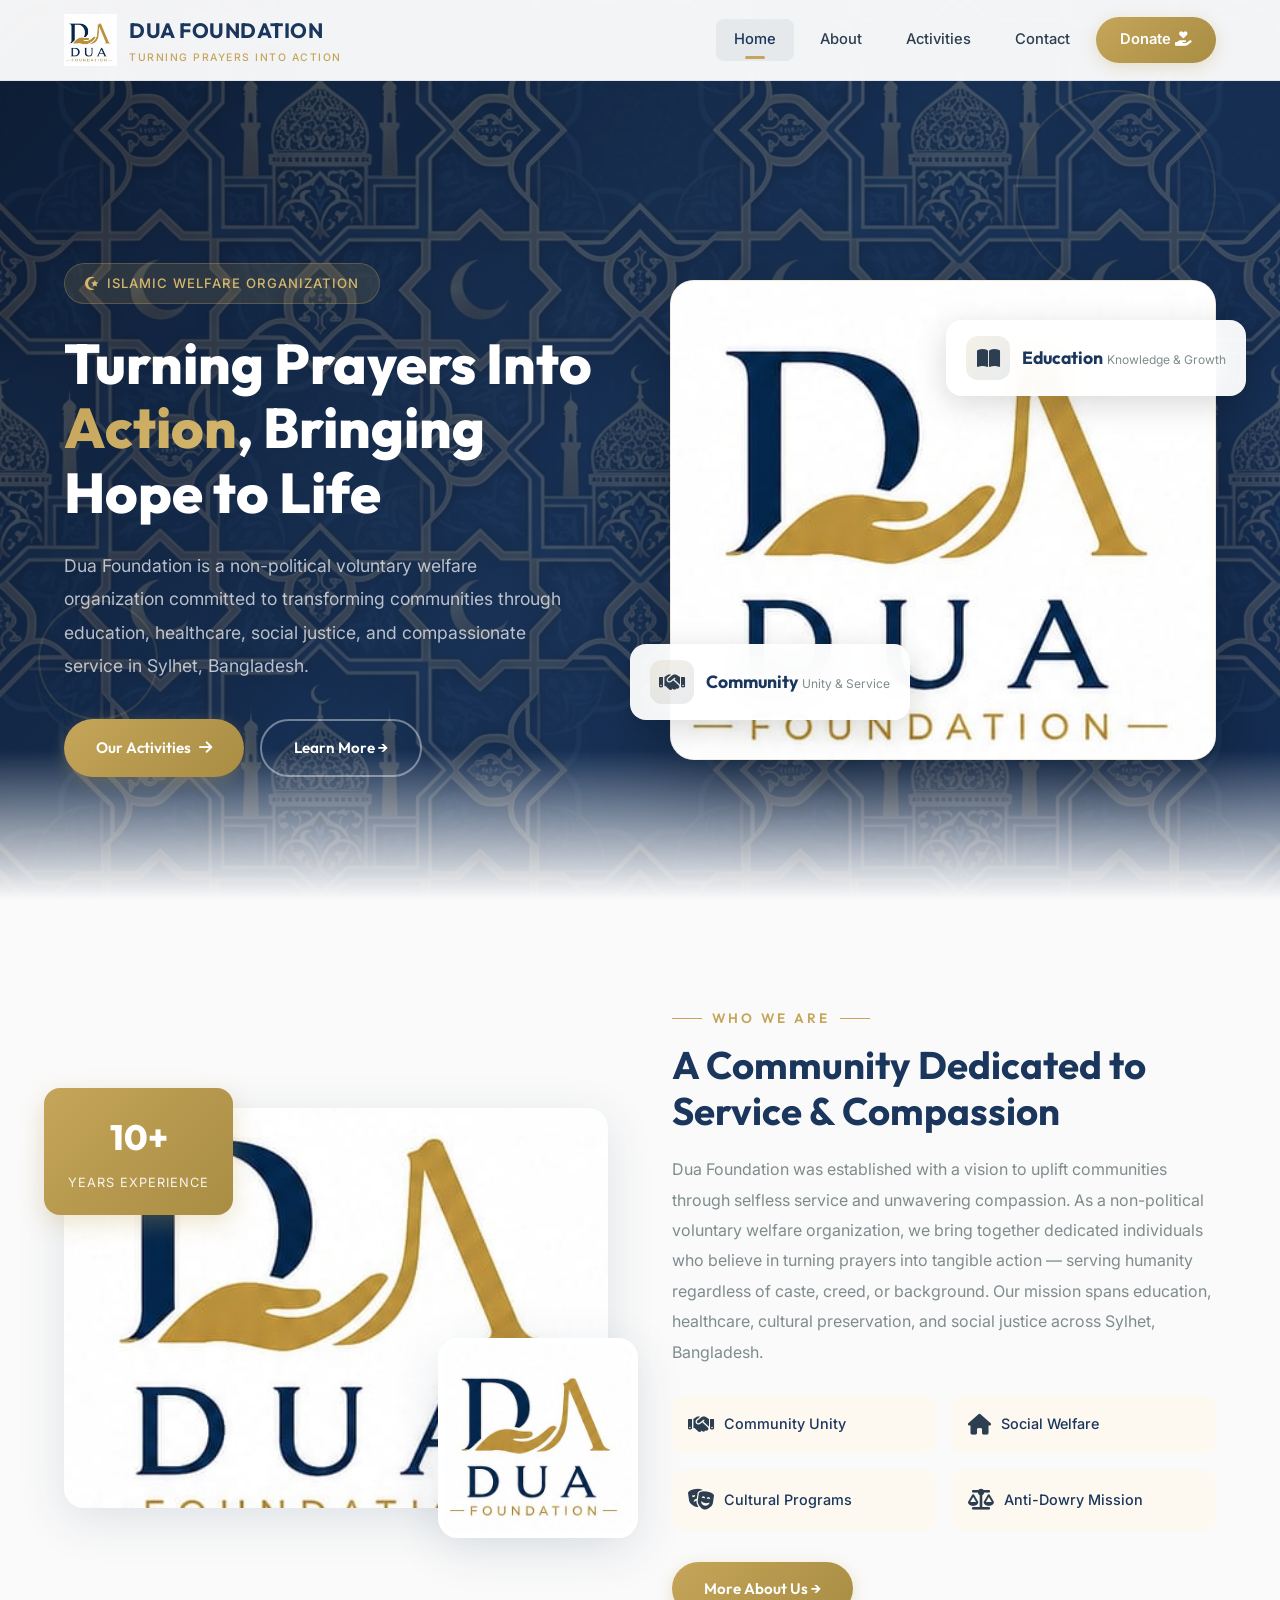
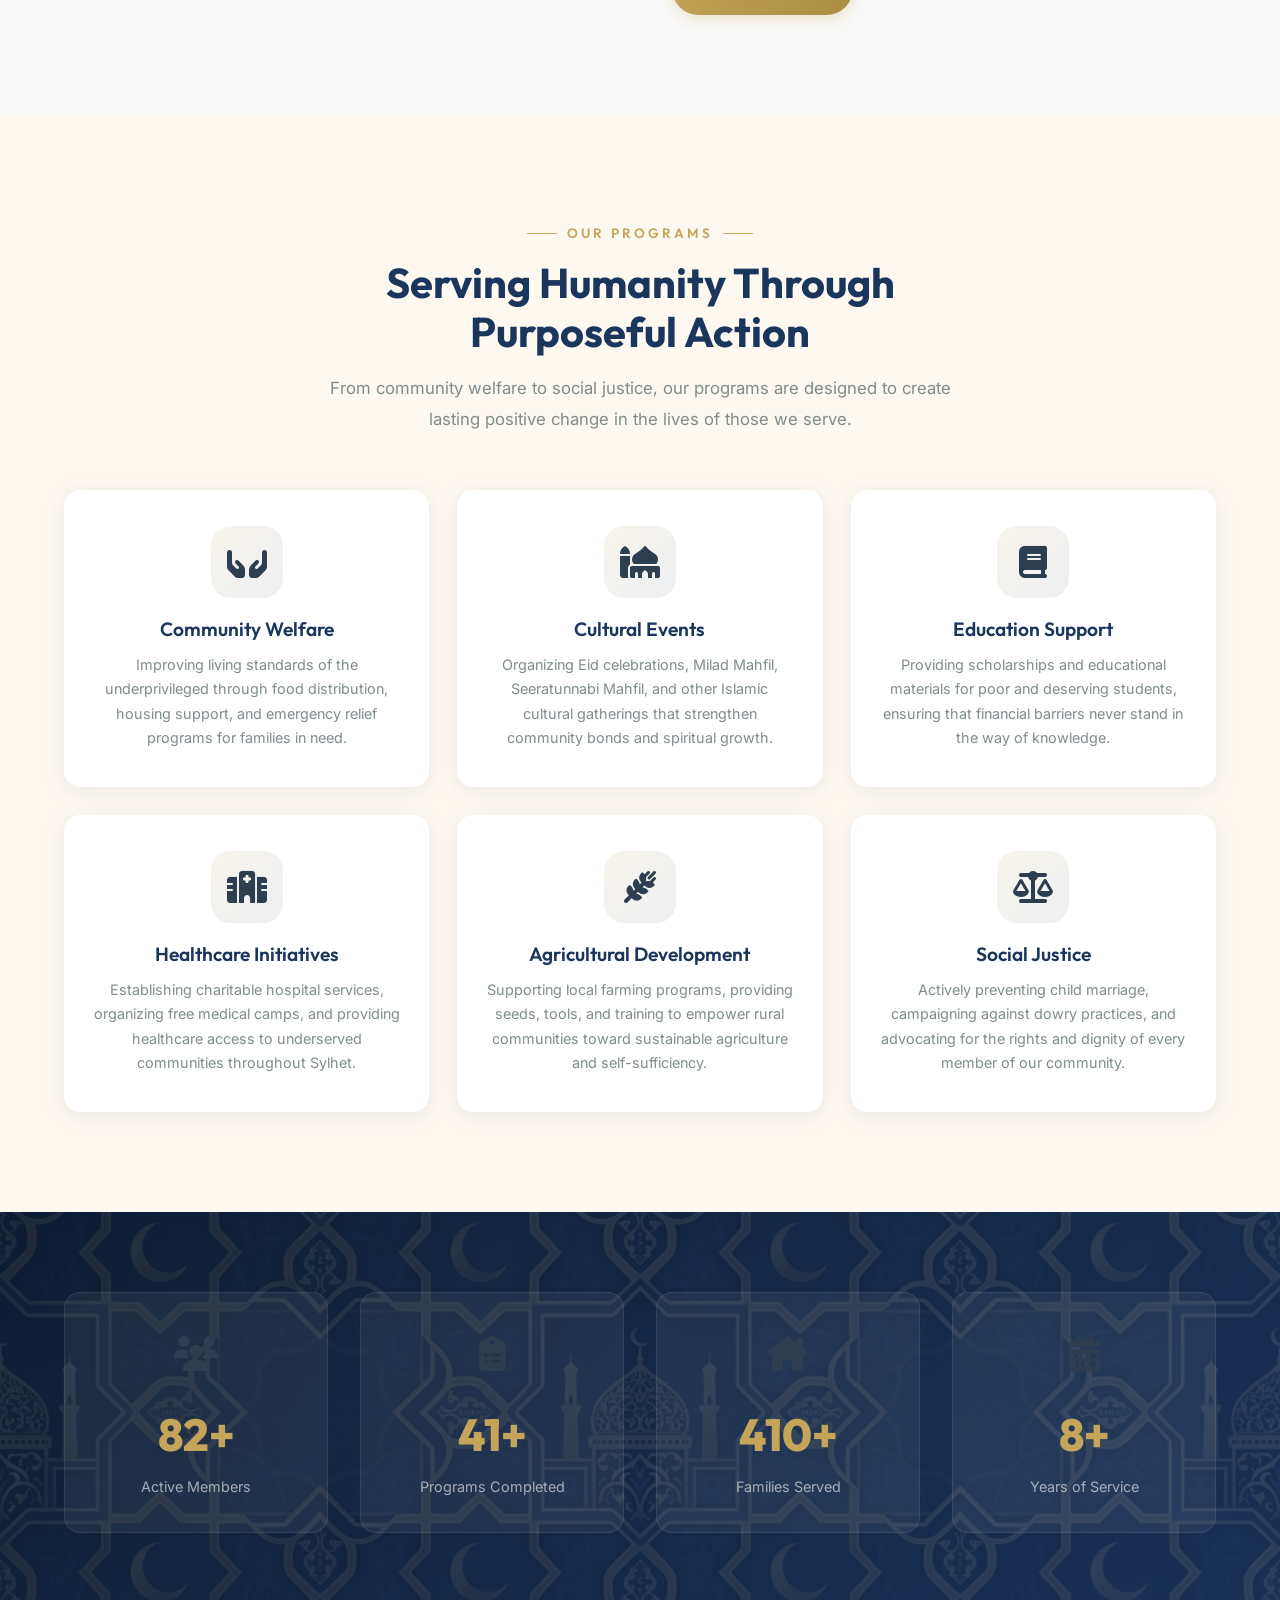
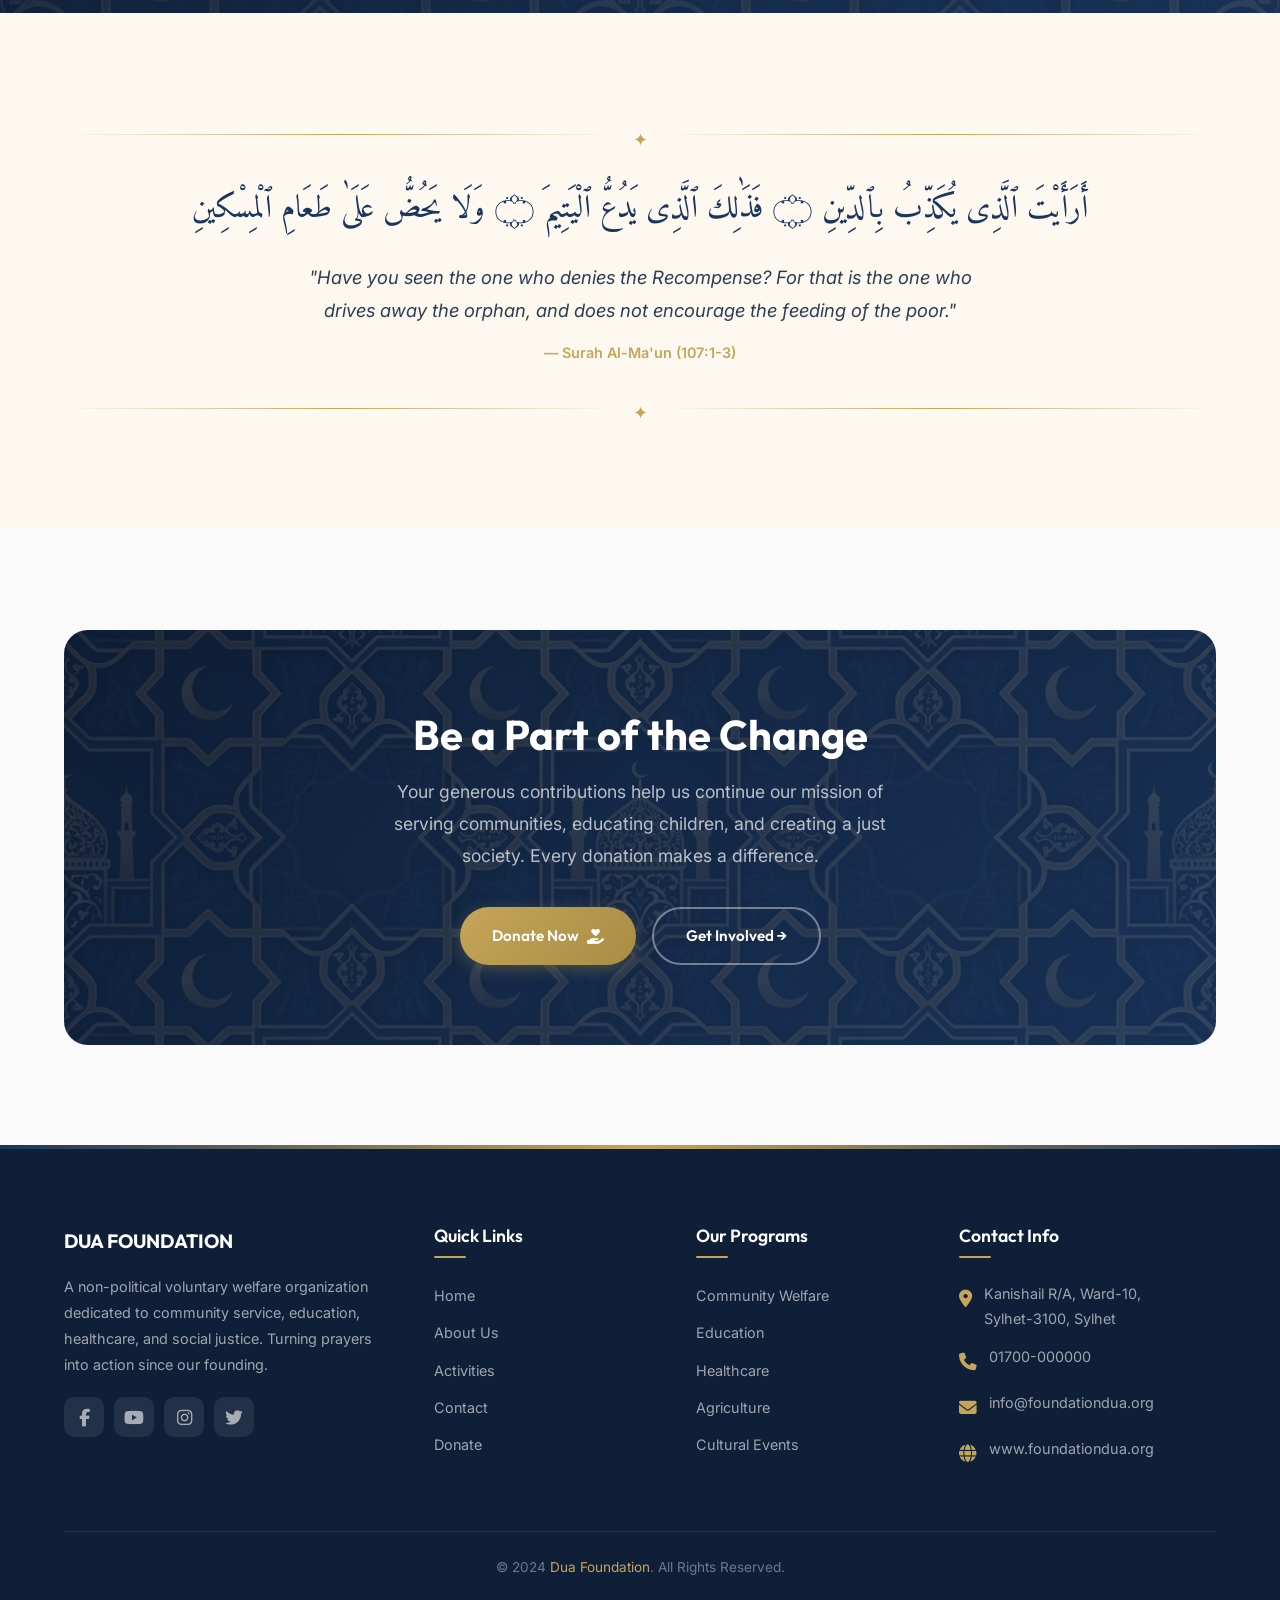
<file: index.html>
<!DOCTYPE html>
<html lang="en">
<head>
  <meta charset="UTF-8">
  <meta name="viewport" content="width=device-width, initial-scale=1.0">
  <meta name="description" content="Dua Foundation is a non-political voluntary welfare organization dedicated to community service, education, healthcare, and social justice in Sylhet, Bangladesh.">
  <meta name="keywords" content="Dua Foundation, Islamic welfare, charity, Sylhet, Bangladesh, community service, education, healthcare, social justice">
  <meta name="author" content="Dua Foundation">
  <title>Dua Foundation — Turning Prayers Into Action</title>

  <!-- Google Fonts (preconnect) -->
  <link rel="preconnect" href="https://fonts.googleapis.com">
  <link rel="preconnect" href="https://fonts.gstatic.com" crossorigin>

  <!-- Font Awesome Icons -->
  <link rel="stylesheet" href="https://cdnjs.cloudflare.com/ajax/libs/font-awesome/6.5.1/css/all.min.css" />

  <!-- Stylesheets -->
  <link rel="stylesheet" href="css/style.css">
  <link rel="stylesheet" href="css/home.css">
</head>
<body>

  <!-- ============================================
       NAVIGATION
       ============================================ -->
  <nav class="navbar" role="navigation" aria-label="Main Navigation">
    <div class="container">
      <!-- Logo -->
      <a href="index.html" class="nav-logo" aria-label="Dua Foundation Home">
        <img src="images/Dua_logo.jpg" alt="Dua Foundation Logo">
        <div class="nav-logo-text">
          <span class="org-name">DUA FOUNDATION</span>
          <span class="tagline">Turning Prayers Into Action</span>
        </div>
      </a>

      <!-- Nav Links -->
      <div class="nav-links" id="navLinks">
        <a href="index.html" class="active">Home</a>
        <a href="about.html">About</a>
        <a href="activities.html">Activities</a>
        <a href="contact.html">Contact</a>
        <a href="donate.html" class="nav-donate-btn">Donate <i class="fas fa-hand-holding-heart"></i></a>
      </div>

      <!-- Mobile Toggle -->
      <div class="nav-toggle" id="navToggle" aria-label="Toggle navigation menu" role="button" tabindex="0">
        <span></span>
        <span></span>
        <span></span>
      </div>
    </div>
  </nav>

  <!-- Mobile Nav Overlay -->
  <div class="nav-overlay" id="navOverlay"></div>

  <!-- ============================================
       HERO SECTION
       ============================================ -->
  <section class="hero" id="hero">
    <!-- Geometric Decorative Circles -->
    <div class="hero-geometric geo-1" aria-hidden="true"></div>
    <div class="hero-geometric geo-2" aria-hidden="true"></div>

    <div class="container">
      <!-- Hero Content -->
      <div class="hero-content">
        <div class="hero-badge">
          <i class="fas fa-star-and-crescent"></i> Islamic Welfare Organization
        </div>

        <h1>Turning Prayers Into <span>Action</span>, Bringing Hope to Life</h1>

        <p class="hero-text">
          Dua Foundation is a non-political voluntary welfare organization committed to 
          transforming communities through education, healthcare, social justice, and 
          compassionate service in Sylhet, Bangladesh.
        </p>

        <div class="hero-btns">
          <a href="activities.html" class="btn btn-primary">Our Activities <i class="fas fa-arrow-right"></i></a>
          <a href="about.html" class="btn btn-secondary">Learn More →</a>
        </div>


      </div>

      <!-- Hero Visual -->
      <div class="hero-visual">
        <div class="hero-image-wrapper">
          <img src="images/Dua_logo.jpg" alt="logo" loading="eager">
        </div>

        <!-- Floating Cards -->
        <div class="hero-float-card card-1">
          <div class="card-emoji"><i class="fas fa-handshake"></i></div>
          <div class="card-info">
            <span class="card-val">Community</span>
            <span class="card-label">Unity & Service</span>
          </div>
        </div>

        <div class="hero-float-card card-2">
          <div class="card-emoji"><i class="fas fa-book-open"></i></div>
          <div class="card-info">
            <span class="card-val">Education</span>
            <span class="card-label">Knowledge & Growth</span>
          </div>
        </div>
      </div>
    </div>
  </section>

  <!-- ============================================
       ABOUT PREVIEW SECTION
       ============================================ -->
  <section class="about-preview" id="about-preview">
    <div class="container">
      <!-- About Images -->
      <div class="about-images animate-on-scroll">
        <div class="about-img-main">
          <img src="images/Dua_logo.jpg" alt="Dua Foundation members engaged in community service activities">
        </div>
        <div class="about-img-float">
          <img src="images/Dua_logo.jpg" alt="Dua Foundation education program for underprivileged students">
        </div>
        <div class="about-experience">
          <span class="exp-number">10+</span>
          <span class="exp-text">Years Experience</span>
        </div>
      </div>

      <!-- About Content -->
      <div class="about-content animate-on-scroll delay-2">
        <div class="section-subtitle">WHO WE ARE</div>
        <h2 class="about-title">A Community Dedicated to Service &amp; Compassion</h2>
        <p class="about-text">
          Dua Foundation was established with a vision to uplift communities through 
          selfless service and unwavering compassion. As a non-political voluntary 
          welfare organization, we bring together dedicated individuals who believe 
          in turning prayers into tangible action — serving humanity regardless of 
          caste, creed, or background. Our mission spans education, healthcare, 
          cultural preservation, and social justice across Sylhet, Bangladesh.
        </p>

        <!-- Feature Items -->
        <div class="about-features">
          <div class="about-feature">
            <span class="feature-icon"><i class="fas fa-handshake"></i></span>
            <span class="feature-text">Community Unity</span>
          </div>
          <div class="about-feature">
            <span class="feature-icon"><i class="fas fa-house"></i></span>
            <span class="feature-text">Social Welfare</span>
          </div>
          <div class="about-feature">
            <span class="feature-icon"><i class="fas fa-masks-theater"></i></span>
            <span class="feature-text">Cultural Programs</span>
          </div>
          <div class="about-feature">
            <span class="feature-icon"><i class="fas fa-scale-balanced"></i></span>
            <span class="feature-text">Anti-Dowry Mission</span>
          </div>
        </div>

        <a href="about.html" class="btn btn-primary">More About Us →</a>
      </div>
    </div>
  </section>

  <!-- ============================================
       PROGRAMS SECTION
       ============================================ -->
  <section class="programs bg-cream" id="programs">
    <div class="container">
      <!-- Section Header -->
      <div class="section-header animate-on-scroll">
        <div class="section-subtitle">OUR PROGRAMS</div>
        <h2 class="section-title">Serving Humanity Through Purposeful Action</h2>
        <p class="section-desc">
          From community welfare to social justice, our programs are designed to 
          create lasting positive change in the lives of those we serve.
        </p>
      </div>

      <!-- Programs Grid -->
      <div class="programs-grid">
        <!-- Card 1: Community Welfare -->
        <div class="program-card animate-on-scroll delay-1">
          <div class="card-icon"><i class="fas fa-hands-holding"></i></div>
          <h3>Community Welfare</h3>
          <p>Improving living standards of the underprivileged through food distribution, housing support, and emergency relief programs for families in need.</p>
        </div>

        <!-- Card 2: Cultural Events -->
        <div class="program-card animate-on-scroll delay-2">
          <div class="card-icon"><i class="fas fa-mosque"></i></div>
          <h3>Cultural Events</h3>
          <p>Organizing Eid celebrations, Milad Mahfil, Seeratunnabi Mahfil, and other Islamic cultural gatherings that strengthen community bonds and spiritual growth.</p>
        </div>

        <!-- Card 3: Education Support -->
        <div class="program-card animate-on-scroll delay-3">
          <div class="card-icon"><i class="fas fa-book"></i></div>
          <h3>Education Support</h3>
          <p>Providing scholarships and educational materials for poor and deserving students, ensuring that financial barriers never stand in the way of knowledge.</p>
        </div>

        <!-- Card 4: Healthcare Initiatives -->
        <div class="program-card animate-on-scroll delay-1">
          <div class="card-icon"><i class="fas fa-hospital"></i></div>
          <h3>Healthcare Initiatives</h3>
          <p>Establishing charitable hospital services, organizing free medical camps, and providing healthcare access to underserved communities throughout Sylhet.</p>
        </div>

        <!-- Card 5: Agricultural Development -->
        <div class="program-card animate-on-scroll delay-2">
          <div class="card-icon"><i class="fas fa-wheat-awn"></i></div>
          <h3>Agricultural Development</h3>
          <p>Supporting local farming programs, providing seeds, tools, and training to empower rural communities toward sustainable agriculture and self-sufficiency.</p>
        </div>

        <!-- Card 6: Social Justice -->
        <div class="program-card animate-on-scroll delay-3">
          <div class="card-icon"><i class="fas fa-scale-balanced"></i></div>
          <h3>Social Justice</h3>
          <p>Actively preventing child marriage, campaigning against dowry practices, and advocating for the rights and dignity of every member of our community.</p>
        </div>
      </div>
    </div>
  </section>

  <!-- ============================================
       IMPACT STATS SECTION
       ============================================ -->
  <section class="impact" id="impact">
    <div class="container">
      <div class="impact-grid">
        <!-- Stat 1 -->
        <div class="impact-item animate-on-scroll delay-1">
          <div class="impact-icon"><i class="fas fa-users"></i></div>
          <span class="impact-number" data-target="100" data-suffix="+">0</span>
          <span class="impact-label">Active Members</span>
        </div>

        <!-- Stat 2 -->
        <div class="impact-item animate-on-scroll delay-2">
          <div class="impact-icon"><i class="fas fa-clipboard-list"></i></div>
          <span class="impact-number" data-target="50" data-suffix="+">0</span>
          <span class="impact-label">Programs Completed</span>
        </div>

        <!-- Stat 3 -->
        <div class="impact-item animate-on-scroll delay-3">
          <div class="impact-icon"><i class="fas fa-house-chimney"></i></div>
          <span class="impact-number" data-target="500" data-suffix="+">0</span>
          <span class="impact-label">Families Served</span>
        </div>

        <!-- Stat 4 -->
        <div class="impact-item animate-on-scroll delay-4">
          <div class="impact-icon"><i class="fas fa-calendar-days"></i></div>
          <span class="impact-number" data-target="10" data-suffix="+">0</span>
          <span class="impact-label">Years of Service</span>
        </div>
      </div>
    </div>
  </section>

  <!-- ============================================
       QURAN VERSE SECTION
       ============================================ -->
  <section class="quran-verse" id="verse">
    <div class="container animate-on-scroll">
      <div class="islamic-divider">
        <span class="islamic-star" aria-hidden="true"></span>
      </div>

      <p class="verse-arabic" dir="rtl" lang="ar">
        أَرَأَيْتَ ٱلَّذِى يُكَذِّبُ بِٱلدِّينِ ۝ فَذَٰلِكَ ٱلَّذِى يَدُعُّ ٱلْيَتِيمَ ۝ وَلَا يَحُضُّ عَلَىٰ طَعَامِ ٱلْمِسْكِينِ
      </p>

      <p class="verse-translation">
        "Have you seen the one who denies the Recompense? For that is the one who 
        drives away the orphan, and does not encourage the feeding of the poor."
      </p>

      <span class="verse-reference">— Surah Al-Ma'un (107:1-3)</span>

      <div class="islamic-divider">
        <span class="islamic-star" aria-hidden="true"></span>
      </div>
    </div>
  </section>

  <!-- ============================================
       CTA SECTION
       ============================================ -->
  <section class="cta-section" id="cta">
    <div class="container">
      <div class="cta-card animate-on-scroll">
        <h2>Be a Part of the Change</h2>
        <p>
          Your generous contributions help us continue our mission of serving 
          communities, educating children, and creating a just society. 
          Every donation makes a difference.
        </p>
        <div class="cta-btns">
          <a href="donate.html" class="btn btn-primary">Donate Now <i class="fas fa-hand-holding-heart"></i></a>
          <a href="contact.html" class="btn btn-secondary">Get Involved →</a>
        </div>
      </div>
    </div>
  </section>

  <!-- ============================================
       FOOTER
       ============================================ -->
  <footer class="footer" role="contentinfo">
    <div class="container">
      <div class="footer-grid">
        <!-- Brand Column -->
        <div class="footer-brand">
          <div class="footer-logo">
            <span class="footer-logo-text">DUA FOUNDATION</span>
          </div>
          <p>
            A non-political voluntary welfare organization dedicated to community 
            service, education, healthcare, and social justice. Turning prayers into 
            action since our founding.
          </p>
          <div class="footer-social">
            <a href="#" aria-label="Facebook" title="Facebook"><i class="fab fa-facebook-f"></i></a>
            <a href="#" aria-label="YouTube" title="YouTube"><i class="fab fa-youtube"></i></a>
            <a href="#" aria-label="Instagram" title="Instagram"><i class="fab fa-instagram"></i></a>
            <a href="#" aria-label="Twitter" title="Twitter"><i class="fab fa-twitter"></i></a>
          </div>
        </div>

        <!-- Quick Links -->
        <div class="footer-col">
          <h4>Quick Links</h4>
          <ul class="footer-links">
            <li><a href="index.html">Home</a></li>
            <li><a href="about.html">About Us</a></li>
            <li><a href="activities.html">Activities</a></li>
            <li><a href="contact.html">Contact</a></li>
            <li><a href="donate.html">Donate</a></li>
          </ul>
        </div>

        <!-- Our Programs -->
        <div class="footer-col">
          <h4>Our Programs</h4>
          <ul class="footer-links">
            <li><a href="activities.html">Community Welfare</a></li>
            <li><a href="activities.html">Education</a></li>
            <li><a href="activities.html">Healthcare</a></li>
            <li><a href="activities.html">Agriculture</a></li>
            <li><a href="activities.html">Cultural Events</a></li>
          </ul>
        </div>

        <!-- Contact Info -->
        <div class="footer-col">
          <h4>Contact Info</h4>
          <ul class="footer-contact">
            <li>
              <span class="icon"><i class="fas fa-location-dot"></i></span>
              <span>Kanishail R/A, Ward-10,<br>Sylhet-3100, Sylhet</span>
            </li>
            <li>
              <span class="icon"><i class="fas fa-phone"></i></span>
              <span>01700-000000</span>
            </li>
            <li>
              <span class="icon"><i class="fas fa-envelope"></i></span>
              <span>info@foundationdua.org</span>
            </li>
            <li>
              <span class="icon"><i class="fas fa-globe"></i></span>
              <span>www.foundationdua.org</span>
            </li>
          </ul>
        </div>
      </div>

      <!-- Footer Bottom -->
      <div class="footer-bottom">
        <p>&copy; 2024 <span>Dua Foundation</span>. All Rights Reserved.</p>
      </div>
    </div>
  </footer>

  <!-- ============================================
       BACK TO TOP BUTTON
       ============================================ -->
  <button class="back-to-top" id="backToTop" aria-label="Back to top" title="Back to top">
    <i class="fas fa-arrow-up"></i>
  </button>

  <!-- JavaScript -->
  <script src="js/main.js"></script>
</body>
</html>
</file>
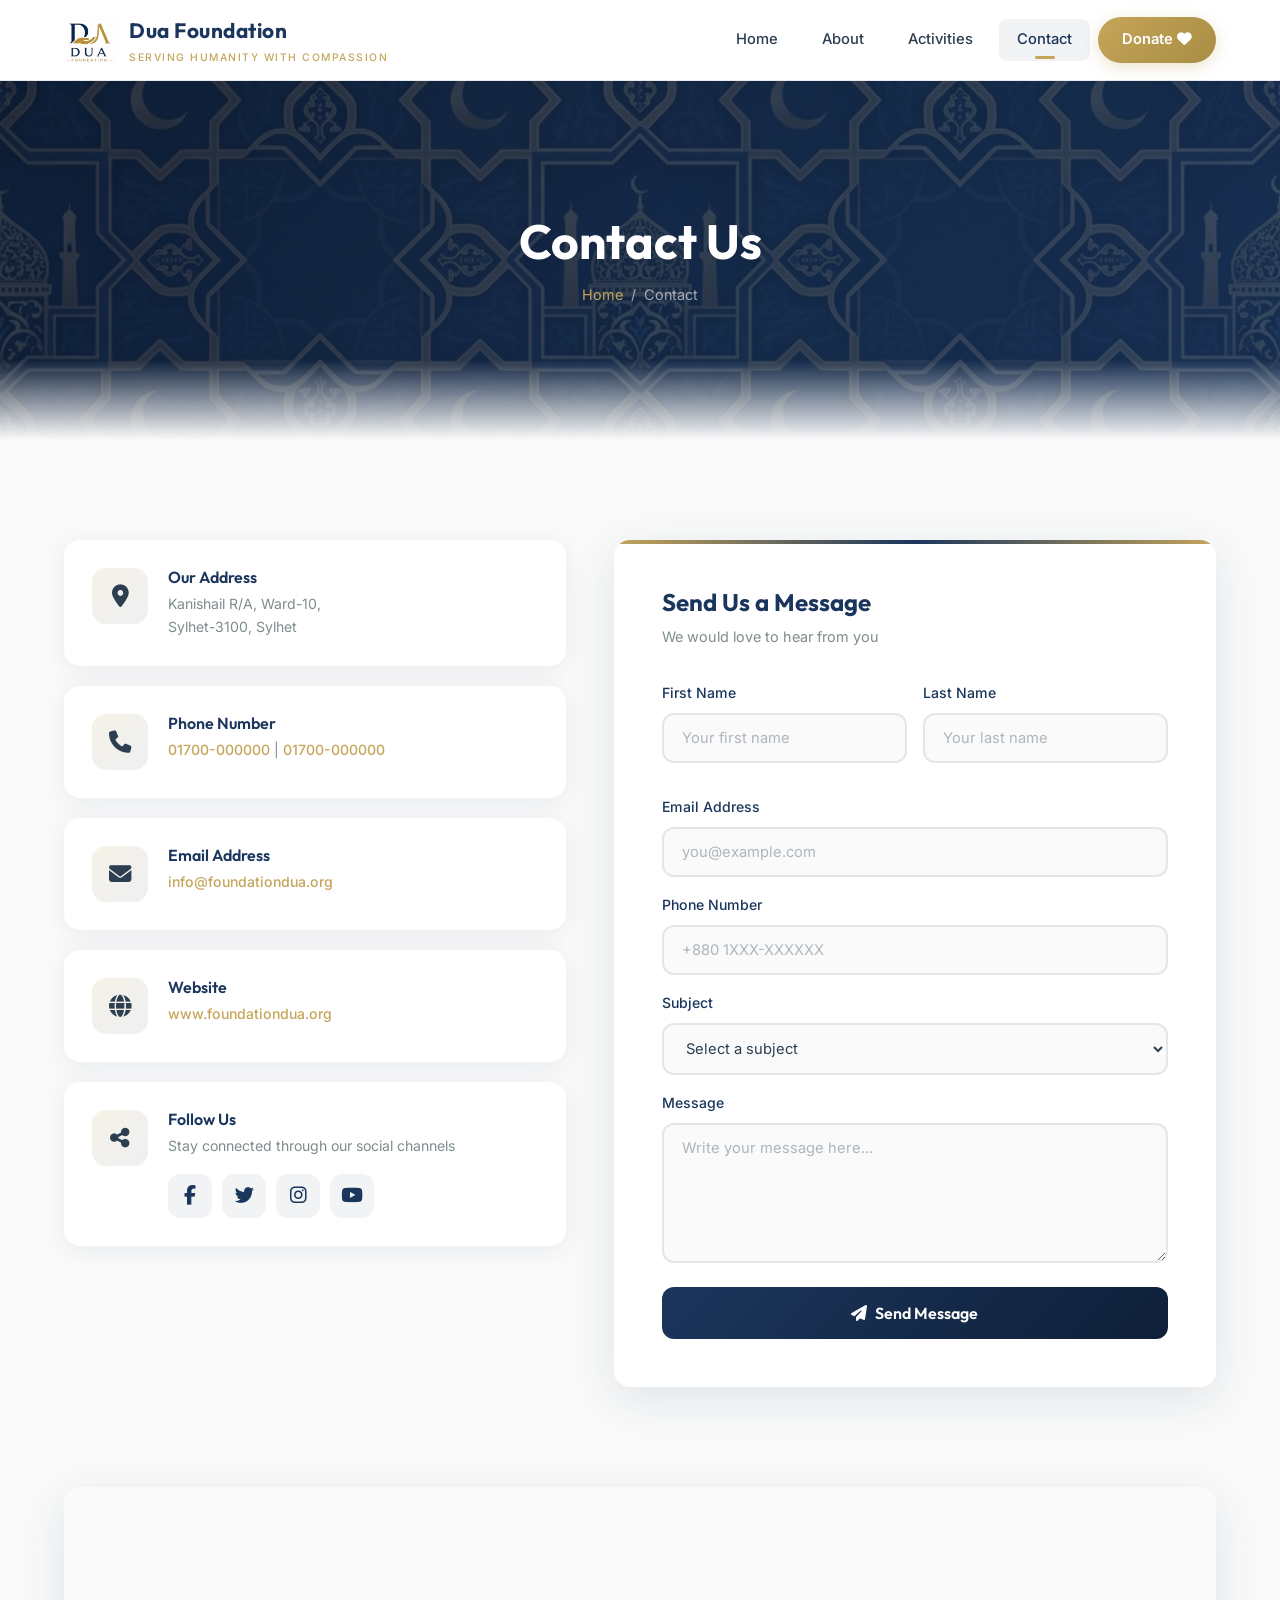
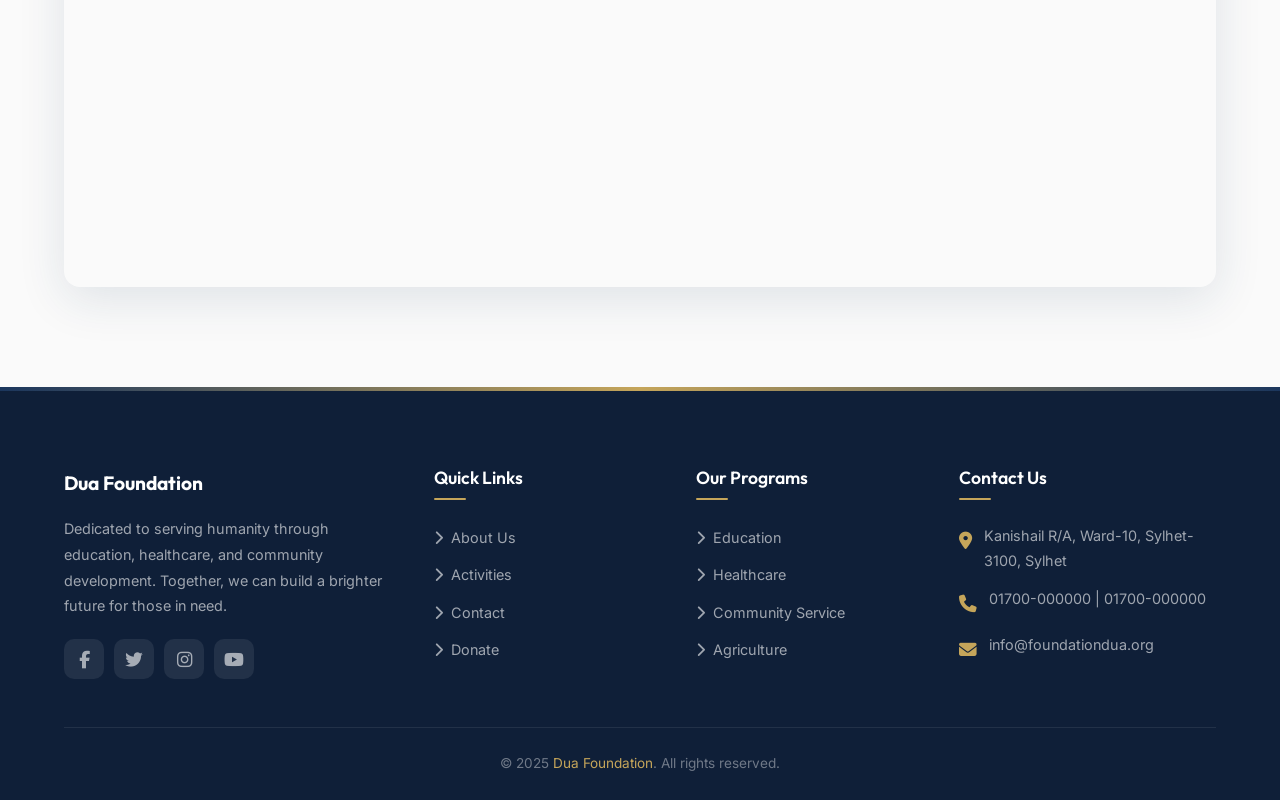
<file: contact.html>
<!DOCTYPE html>
<html lang="en">
<head>
  <meta charset="UTF-8" />
  <meta name="viewport" content="width=device-width, initial-scale=1.0" />
  <meta name="description" content="Get in touch with Dua Foundation. Contact us for inquiries, membership, donations, or volunteering opportunities." />
  <title>Contact Us — Dua Foundation</title>

  <!-- Favicon -->
  <link rel="icon" type="image/png" href="images/favicon.png" />

  <!-- Google Fonts (preconnect) -->
  <link rel="preconnect" href="https://fonts.googleapis.com" />
  <link rel="preconnect" href="https://fonts.gstatic.com" crossorigin />

  <!-- Font Awesome Icons -->
  <link rel="stylesheet" href="https://cdnjs.cloudflare.com/ajax/libs/font-awesome/6.5.1/css/all.min.css" />

  <!-- Stylesheets -->
  <link rel="stylesheet" href="css/style.css" />
  <link rel="stylesheet" href="css/contact.css" />
</head>
<body>

  <!-- ============================================
       NAVIGATION
       ============================================ -->
  <nav class="navbar" aria-label="Main navigation">
    <div class="container">
      <a href="index.html" class="nav-logo" aria-label="Dua Foundation Home">
        <img src="images/Dua_logo.jpg" alt="Dua Foundation Logo">
        <div class="nav-logo-text">
          <span class="org-name">Dua Foundation</span>
          <span class="tagline">Serving Humanity with Compassion</span>
        </div>
      </a>

      <div class="nav-links">
        <a href="index.html">Home</a>
        <a href="about.html">About</a>
        <a href="activities.html">Activities</a>
        <a href="contact.html" class="active">Contact</a>
        <a href="donate.html" class="nav-donate-btn">Donate <i class="fas fa-heart"></i></a>
      </div>

      <div class="nav-toggle" aria-label="Toggle navigation menu" role="button" tabindex="0">
        <span></span>
        <span></span>
        <span></span>
      </div>
    </div>
  </nav>

  <!-- Mobile Nav Overlay -->
  <div class="nav-overlay"></div>

  <!-- ============================================
       PAGE BANNER
       ============================================ -->
  <section class="page-banner">
    <div class="page-banner-content">
      <h1>Contact Us</h1>
      <div class="breadcrumb">
        <a href="index.html">Home</a>
        <span>/</span>
        <span>Contact</span>
      </div>
    </div>
  </section>

  <!-- ============================================
       CONTACT SECTION
       ============================================ -->
  <section class="contact-section">
    <div class="container">
      <div class="contact-grid">

        <!-- LEFT — Contact Info Cards -->
        <div class="contact-info-cards">

          <!-- Address -->
          <div class="contact-card animate-on-scroll">
            <div class="contact-card-icon"><i class="fas fa-location-dot"></i></div>
            <div class="contact-card-content">
              <h4>Our Address</h4>
              <p>Kanishail R/A, Ward-10,<br />Sylhet-3100, Sylhet</p>
            </div>
          </div>

          <!-- Phone -->
          <div class="contact-card animate-on-scroll delay-1">
            <div class="contact-card-icon"><i class="fas fa-phone"></i></div>
            <div class="contact-card-content">
              <h4>Phone Number</h4>
              <p>
                <a href="tel:+8801700000000">01700-000000</a> |
                <a href="tel:+8801700000000">01700-000000</a>
              </p>
            </div>
          </div>

          <!-- Email -->
          <div class="contact-card animate-on-scroll delay-2">
            <div class="contact-card-icon"><i class="fas fa-envelope"></i></div>
            <div class="contact-card-content">
              <h4>Email Address</h4>
              <p><a href="mailto:info@foundationdua.org">info@foundationdua.org</a></p>
            </div>
          </div>

          <!-- Website -->
          <div class="contact-card animate-on-scroll delay-3">
            <div class="contact-card-icon"><i class="fas fa-globe"></i></div>
            <div class="contact-card-content">
              <h4>Website</h4>
              <p><a href="https://www.foundationdua.org" target="_blank" rel="noopener noreferrer">www.foundationdua.org</a></p>
            </div>
          </div>

          <!-- Social Links -->
          <div class="contact-card animate-on-scroll delay-4">
            <div class="contact-card-icon"><i class="fas fa-share-nodes"></i></div>
            <div class="contact-card-content">
              <h4>Follow Us</h4>
              <p>Stay connected through our social channels</p>
              <div class="contact-social">
                <a href="#" aria-label="Facebook" target="_blank" rel="noopener noreferrer"><i class="fab fa-facebook-f"></i></a>
                <a href="#" aria-label="Twitter" target="_blank" rel="noopener noreferrer"><i class="fab fa-twitter"></i></a>
                <a href="#" aria-label="Instagram" target="_blank" rel="noopener noreferrer"><i class="fab fa-instagram"></i></a>
                <a href="#" aria-label="YouTube" target="_blank" rel="noopener noreferrer"><i class="fab fa-youtube"></i></a>
              </div>
            </div>
          </div>

        </div>

        <!-- RIGHT — Contact Form -->
        <div class="contact-form-wrapper animate-on-scroll">
          <h3>Send Us a Message</h3>
          <p class="form-subtitle">We would love to hear from you</p>

          <form id="contactForm" autocomplete="on">

            <!-- Name Row (2 columns) -->
            <div class="form-row">
              <div class="form-group">
                <label for="firstName">First Name</label>
                <input type="text" id="firstName" name="firstName" placeholder="Your first name" required />
              </div>
              <div class="form-group">
                <label for="lastName">Last Name</label>
                <input type="text" id="lastName" name="lastName" placeholder="Your last name" required />
              </div>
            </div>

            <!-- Email -->
            <div class="form-group">
              <label for="email">Email Address</label>
              <input type="email" id="email" name="email" placeholder="you@example.com" required />
            </div>

            <!-- Phone -->
            <div class="form-group">
              <label for="phone">Phone Number</label>
              <input type="tel" id="phone" name="phone" placeholder="+880 1XXX-XXXXXX" />
            </div>

            <!-- Subject -->
            <div class="form-group">
              <label for="subject">Subject</label>
              <select id="subject" name="subject" required>
                <option value="" disabled selected>Select a subject</option>
                <option value="General Inquiry">General Inquiry</option>
                <option value="Membership">Membership</option>
                <option value="Donation">Donation</option>
                <option value="Volunteering">Volunteering</option>
                <option value="Other">Other</option>
              </select>
            </div>

            <!-- Message -->
            <div class="form-group">
              <label for="message">Message</label>
              <textarea id="message" name="message" placeholder="Write your message here..." required></textarea>
            </div>

            <!-- Submit -->
            <button type="submit" class="form-submit-btn">
              <i class="fas fa-paper-plane"></i>
              Send Message
            </button>

          </form>
        </div>

      </div>
    </div>
  </section>

  <!-- ============================================
       MAP SECTION
       ============================================ -->
  <section class="map-section">
    <div class="container">
      <div class="map-wrapper animate-on-scroll">
        <iframe
          src="https://www.google.com/maps/embed?pb=!1m18!1m12!1m3!1d14487.39237498498!2d91.86!3d24.9!2m3!1f0!2f0!3f0!3m2!1i1024!2i768!4f13.1!3m3!1m2!1s0x37509e2a7c0d1b5b%3A0x6d8a4e8d4e4e9e1a!2sKanishail%2C%20Sylhet!5e0!3m2!1sen!2sbd!4v1700000000000"
          width="100%"
          height="400"
          style="border:0;"
          allowfullscreen=""
          loading="lazy"
          referrerpolicy="no-referrer-when-downgrade"
          title="Dua Foundation Location — Kanishail, Sylhet">
        </iframe>
      </div>
    </div>
  </section>

  <!-- ============================================
       FOOTER
       ============================================ -->
  <footer class="footer">
    <div class="container">
      <div class="footer-grid">

        <!-- Brand -->
        <div class="footer-brand">
          <div class="footer-logo">
            <span class="footer-logo-text">Dua Foundation</span>
          </div>
          <p>Dedicated to serving humanity through education, healthcare, and community development. Together, we can build a brighter future for those in need.</p>
          <div class="footer-social">
            <a href="#" aria-label="Facebook"><i class="fab fa-facebook-f"></i></a>
            <a href="#" aria-label="Twitter"><i class="fab fa-twitter"></i></a>
            <a href="#" aria-label="Instagram"><i class="fab fa-instagram"></i></a>
            <a href="#" aria-label="YouTube"><i class="fab fa-youtube"></i></a>
          </div>
        </div>

        <!-- Quick Links -->
        <div>
          <h4>Quick Links</h4>
          <ul class="footer-links">
            <li><a href="about.html"><i class="fas fa-chevron-right"></i> About Us</a></li>
            <li><a href="activities.html"><i class="fas fa-chevron-right"></i> Activities</a></li>
            <li><a href="contact.html"><i class="fas fa-chevron-right"></i> Contact</a></li>
            <li><a href="donate.html"><i class="fas fa-chevron-right"></i> Donate</a></li>
          </ul>
        </div>

        <!-- Programs -->
        <div>
          <h4>Our Programs</h4>
          <ul class="footer-links">
            <li><a href="activities.html"><i class="fas fa-chevron-right"></i> Education</a></li>
            <li><a href="activities.html"><i class="fas fa-chevron-right"></i> Healthcare</a></li>
            <li><a href="activities.html"><i class="fas fa-chevron-right"></i> Community Service</a></li>
            <li><a href="activities.html"><i class="fas fa-chevron-right"></i> Agriculture</a></li>
          </ul>
        </div>

        <!-- Contact Info -->
        <div>
          <h4>Contact Us</h4>
          <ul class="footer-contact">
            <li>
              <span class="icon"><i class="fas fa-map-marker-alt"></i></span>
              <span>Kanishail R/A, Ward-10, Sylhet-3100, Sylhet</span>
            </li>
            <li>
              <span class="icon"><i class="fas fa-phone"></i></span>
              <span>01700-000000 | 01700-000000</span>
            </li>
            <li>
              <span class="icon"><i class="fas fa-envelope"></i></span>
              <span>info@foundationdua.org</span>
            </li>
          </ul>
        </div>

      </div>

      <!-- Bottom Bar -->
      <div class="footer-bottom">
        <p>&copy; 2025 <span>Dua Foundation</span>. All rights reserved.</p>
      </div>
    </div>
  </footer>

  <!-- Back to Top Button -->
  <button class="back-to-top" aria-label="Back to top">
    <i class="fas fa-arrow-up"></i>
  </button>

  <!-- JavaScript -->
  <script src="js/main.js"></script>

</body>
</html>
</file>
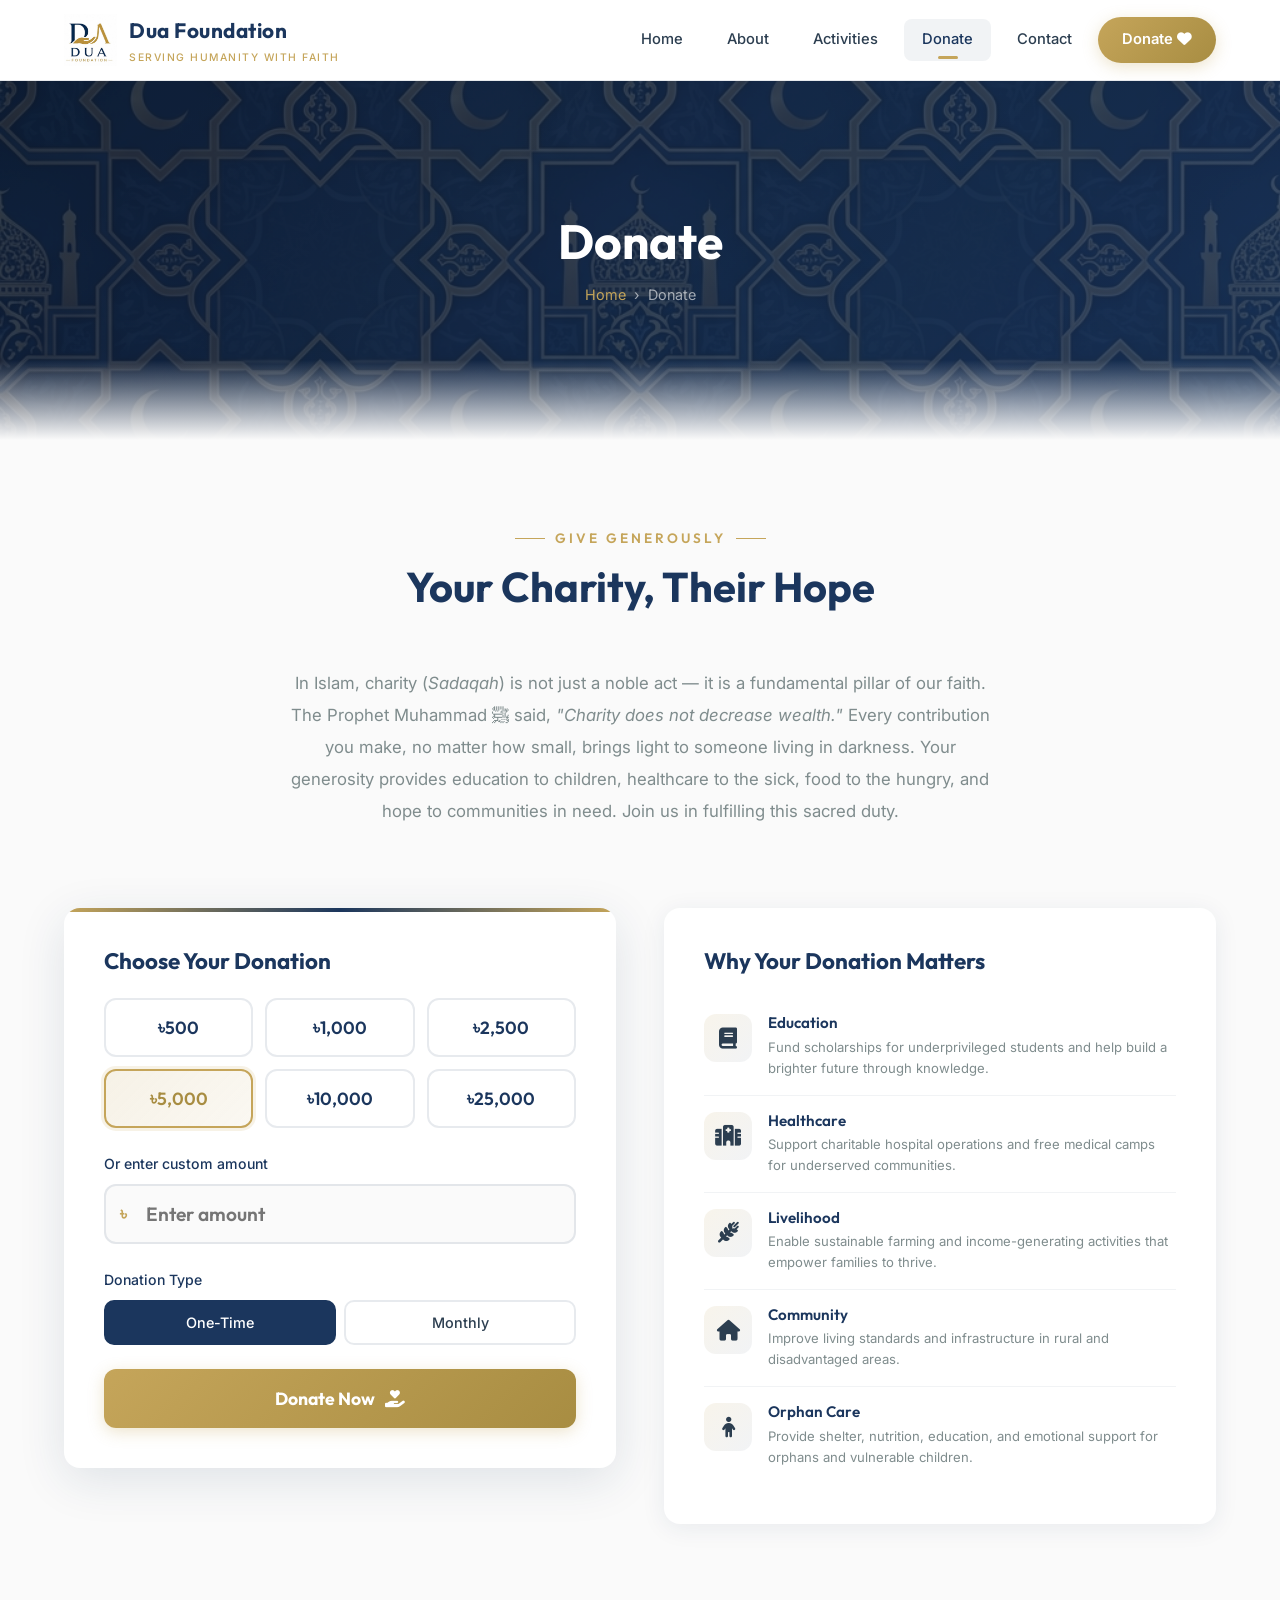
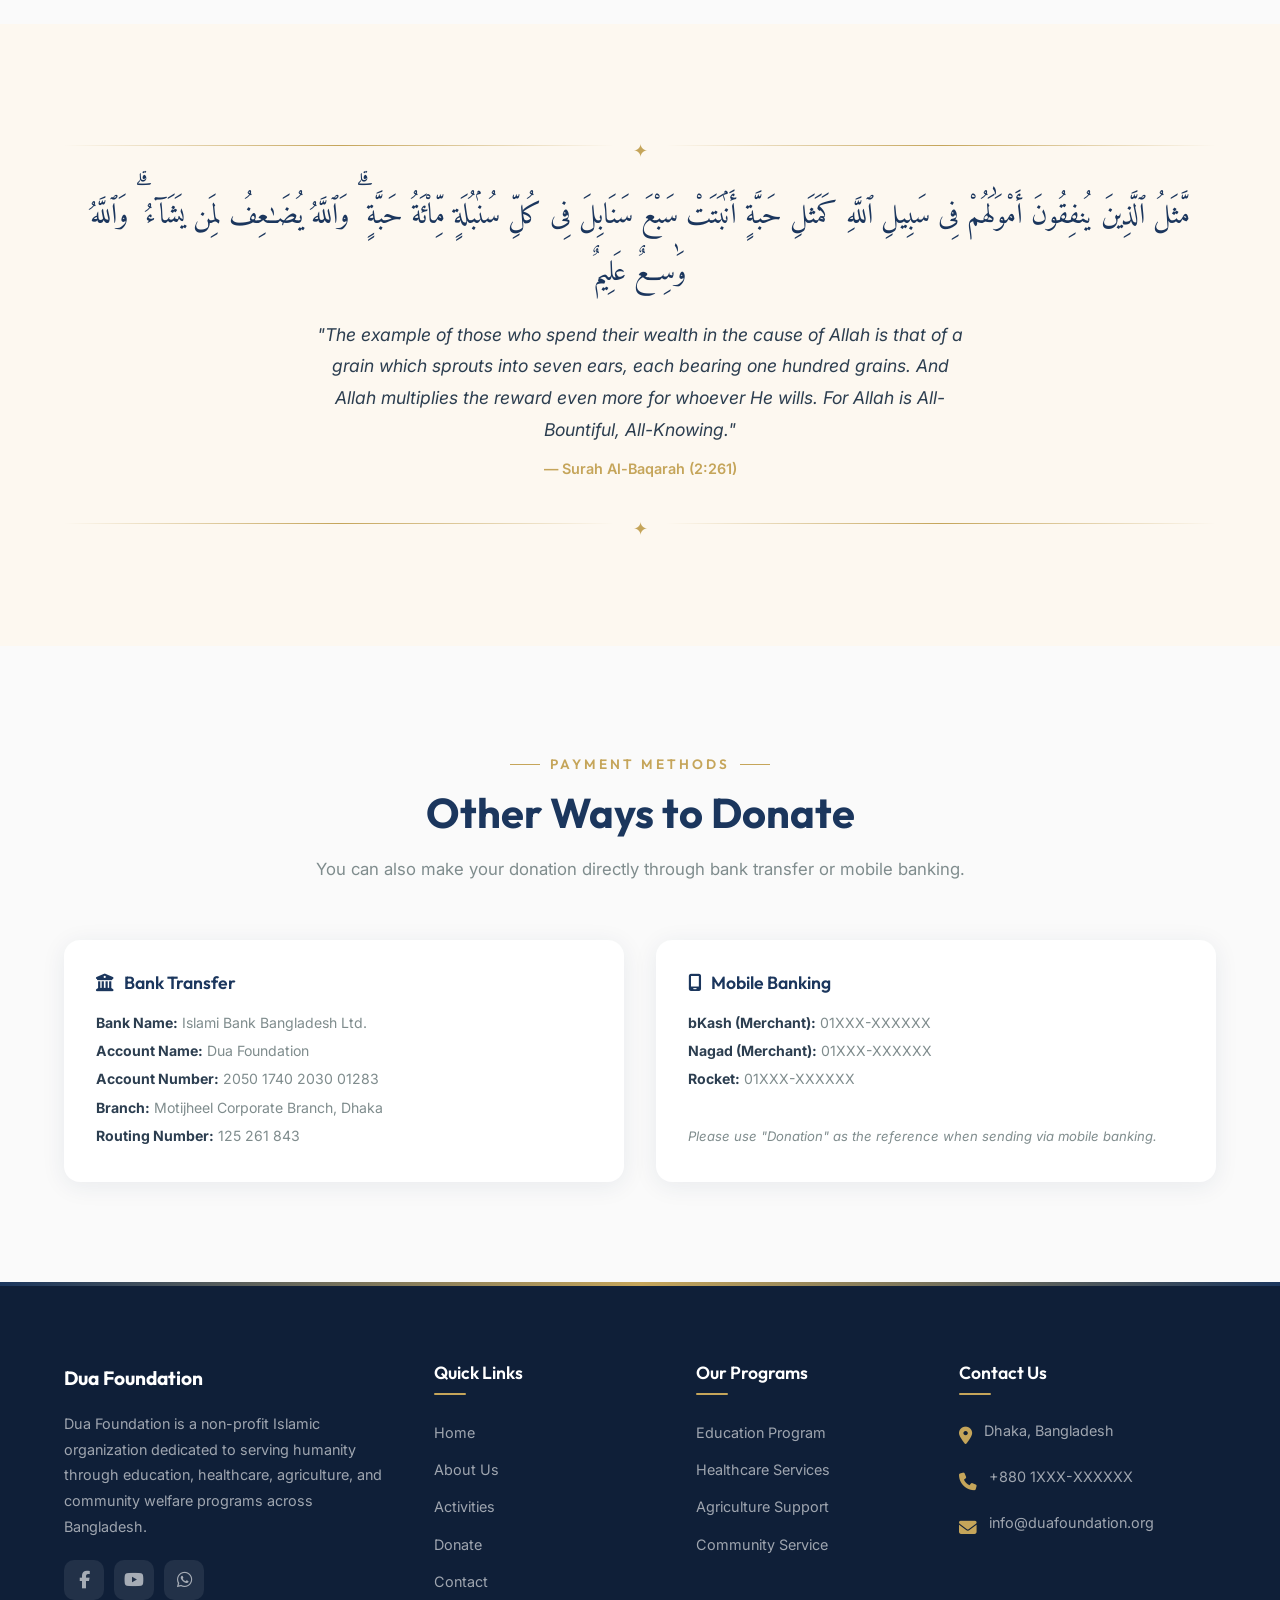
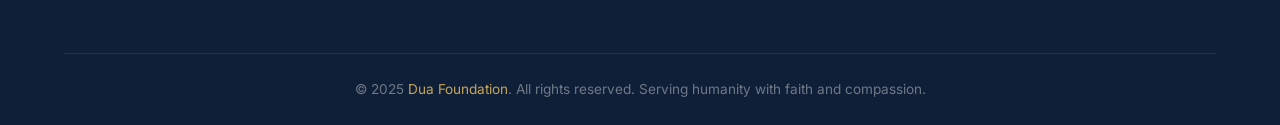
<file: donate.html>
<!DOCTYPE html>
<html lang="en">
<head>
  <meta charset="UTF-8" />
  <meta name="viewport" content="width=device-width, initial-scale=1.0" />
  <meta name="description" content="Support Dua Foundation's mission by making a donation. Your contribution helps fund education, healthcare, agriculture, and community welfare programs." />
  <title>Donate — Dua Foundation</title>
  <!-- Font Awesome Icons -->
  <link rel="stylesheet" href="https://cdnjs.cloudflare.com/ajax/libs/font-awesome/6.5.1/css/all.min.css" />

  <link rel="stylesheet" href="css/style.css" />
  <link rel="stylesheet" href="css/donate.css" />
</head>
<body>

  <!-- ========== NAVIGATION ========== -->
  <nav class="navbar" role="navigation" aria-label="Main navigation">
    <div class="container">
      <a href="index.html" class="nav-logo" aria-label="Dua Foundation Home">
        <img src="images/Dua_logo.jpg" alt="Dua Foundation Logo">
        <div class="nav-logo-text">
          <span class="org-name">Dua Foundation</span>
          <span class="tagline">Serving Humanity with Faith</span>
        </div>
      </a>

      <div class="nav-links">
        <a href="index.html">Home</a>
        <a href="about.html">About</a>
        <a href="activities.html">Activities</a>
        <a href="donate.html" class="active">Donate</a>
        <a href="contact.html">Contact</a>
        <a href="donate.html" class="nav-donate-btn">Donate <i class="fas fa-heart"></i></a>
      </div>

      <div class="nav-toggle" aria-label="Toggle navigation menu" role="button" tabindex="0">
        <span></span>
        <span></span>
        <span></span>
      </div>
    </div>
  </nav>

  <!-- Mobile Overlay -->
  <div class="nav-overlay"></div>

  <!-- ========== PAGE BANNER ========== -->
  <section class="page-banner">
    <div class="page-banner-content">
      <h1>Donate</h1>
      <div class="breadcrumb">
        <a href="index.html">Home</a>
        <span>›</span>
        <span>Donate</span>
      </div>
    </div>
  </section>

  <!-- ========== DONATE HERO ========== -->
  <section class="donate-hero">
    <div class="container">
      <div class="section-header animate-on-scroll">
        <span class="section-subtitle">Give Generously</span>
        <h2 class="section-title">Your Charity, Their Hope</h2>
      </div>
      <p class="donate-intro animate-on-scroll delay-1">
        In Islam, charity (<em>Sadaqah</em>) is not just a noble act — it is a fundamental pillar of our faith.
        The Prophet Muhammad ﷺ said, <em>"Charity does not decrease wealth."</em> Every contribution you make,
        no matter how small, brings light to someone living in darkness. Your generosity provides education
        to children, healthcare to the sick, food to the hungry, and hope to communities in need.
        Join us in fulfilling this sacred duty.
      </p>
    </div>
  </section>

  <!-- ========== DONATE SECTION ========== -->
  <section class="donate-section">
    <div class="container">
      <div class="donate-grid">

        <!-- LEFT: Donation Form -->
        <div class="donate-amounts animate-on-scroll">
          <h3>Choose Your Donation</h3>

          <!-- Preset Amount Buttons -->
          <div class="amount-grid">
            <button class="amount-btn" type="button">৳500</button>
            <button class="amount-btn" type="button">৳1,000</button>
            <button class="amount-btn" type="button">৳2,500</button>
            <button class="amount-btn selected" type="button">৳5,000</button>
            <button class="amount-btn" type="button">৳10,000</button>
            <button class="amount-btn" type="button">৳25,000</button>
          </div>

          <!-- Custom Amount -->
          <div class="custom-amount">
            <label for="customAmount">Or enter custom amount</label>
            <div class="amount-input-wrapper">
              <span class="currency">৳</span>
              <input type="number" id="customAmount" placeholder="Enter amount" min="1" aria-label="Custom donation amount" />
            </div>
          </div>

          <!-- Donation Type -->
          <div class="donate-type">
            <label>Donation Type</label>
            <div class="donate-type-btns">
              <button class="type-btn active" type="button">One-Time</button>
              <button class="type-btn" type="button">Monthly</button>
            </div>
          </div>

          <!-- Submit -->
          <button class="donate-submit" type="button">Donate Now <i class="fas fa-hand-holding-heart"></i></button>
        </div>

        <!-- RIGHT: Why Donate -->
        <div class="why-donate animate-on-scroll delay-2">
          <h3>Why Your Donation Matters</h3>

          <div class="why-item">
            <div class="why-icon"><i class="fas fa-book"></i></div>
            <div class="why-content">
              <h4>Education</h4>
              <p>Fund scholarships for underprivileged students and help build a brighter future through knowledge.</p>
            </div>
          </div>

          <div class="why-item">
            <div class="why-icon"><i class="fas fa-hospital"></i></div>
            <div class="why-content">
              <h4>Healthcare</h4>
              <p>Support charitable hospital operations and free medical camps for underserved communities.</p>
            </div>
          </div>

          <div class="why-item">
            <div class="why-icon"><i class="fas fa-wheat-awn"></i></div>
            <div class="why-content">
              <h4>Livelihood</h4>
              <p>Enable sustainable farming and income-generating activities that empower families to thrive.</p>
            </div>
          </div>

          <div class="why-item">
            <div class="why-icon"><i class="fas fa-house"></i></div>
            <div class="why-content">
              <h4>Community</h4>
              <p>Improve living standards and infrastructure in rural and disadvantaged areas.</p>
            </div>
          </div>

          <div class="why-item">
            <div class="why-icon"><i class="fas fa-child"></i></div>
            <div class="why-content">
              <h4>Orphan Care</h4>
              <p>Provide shelter, nutrition, education, and emotional support for orphans and vulnerable children.</p>
            </div>
          </div>
        </div>

      </div>
    </div>
  </section>

  <!-- ========== ISLAMIC CHARITY VERSE ========== -->
  <section class="donate-reminder bg-cream">
    <div class="container animate-on-scroll">
      <div class="islamic-divider">
        <span class="islamic-star"></span>
      </div>

      <p class="verse-arabic">
        مَّثَلُ ٱلَّذِينَ يُنفِقُونَ أَمْوَٰلَهُمْ فِى سَبِيلِ ٱللَّهِ كَمَثَلِ حَبَّةٍ أَنۢبَتَتْ سَبْعَ سَنَابِلَ فِى كُلِّ سُنۢبُلَةٍ مِّا۟ئَةُ حَبَّةٍ ۗ وَٱللَّهُ يُضَـٰعِفُ لِمَن يَشَآءُ ۗ وَٱللَّهُ وَٰسِعٌ عَلِيمٌ
      </p>

      <p class="verse-text">
        "The example of those who spend their wealth in the cause of Allah is that of a grain which
        sprouts into seven ears, each bearing one hundred grains. And Allah multiplies the reward
        even more for whoever He wills. For Allah is All-Bountiful, All-Knowing."
      </p>

      <p class="verse-ref">— Surah Al-Baqarah (2:261)</p>

      <div class="islamic-divider">
        <span class="islamic-star"></span>
      </div>
    </div>
  </section>

  <!-- ========== BANK INFORMATION ========== -->
  <section class="bank-info">
    <div class="container">
      <div class="section-header animate-on-scroll">
        <span class="section-subtitle">Payment Methods</span>
        <h2 class="section-title">Other Ways to Donate</h2>
        <p class="section-desc">You can also make your donation directly through bank transfer or mobile banking.</p>
      </div>

      <div class="bank-grid">

        <!-- Bank Transfer -->
        <div class="bank-card animate-on-scroll delay-1">
          <h4><i class="fas fa-building-columns"></i> Bank Transfer</h4>
          <div class="bank-details">
            <strong>Bank Name:</strong> Islami Bank Bangladesh Ltd.<br />
            <strong>Account Name:</strong> Dua Foundation<br />
            <strong>Account Number:</strong> 2050 1740 2030 01283<br />
            <strong>Branch:</strong> Motijheel Corporate Branch, Dhaka<br />
            <strong>Routing Number:</strong> 125 261 843
          </div>
        </div>

        <!-- Mobile Banking -->
        <div class="bank-card animate-on-scroll delay-2">
          <h4><i class="fas fa-mobile-screen"></i> Mobile Banking</h4>
          <div class="bank-details">
            <strong>bKash (Merchant):</strong> 01XXX-XXXXXX<br />
            <strong>Nagad (Merchant):</strong> 01XXX-XXXXXX<br />
            <strong>Rocket:</strong> 01XXX-XXXXXX<br /><br />
            <em style="font-size: 0.82rem; color: var(--text-light);">
              Please use "Donation" as the reference when sending via mobile banking.
            </em>
          </div>
        </div>

      </div>
    </div>
  </section>

  <!-- ========== FOOTER ========== -->
  <footer class="footer" role="contentinfo">
    <div class="container">
      <div class="footer-grid">

        <!-- Brand -->
        <div class="footer-brand">
          <div class="footer-logo">
            <span class="footer-logo-text">Dua Foundation</span>
          </div>
          <p>
            Dua Foundation is a non-profit Islamic organization dedicated to serving humanity through
            education, healthcare, agriculture, and community welfare programs across Bangladesh.
          </p>
          <div class="footer-social">
            <a href="#" aria-label="Facebook"><i class="fab fa-facebook-f"></i></a>
            <a href="#" aria-label="YouTube"><i class="fab fa-youtube"></i></a>
            <a href="#" aria-label="WhatsApp"><i class="fab fa-whatsapp"></i></a>
          </div>
        </div>

        <!-- Quick Links -->
        <div>
          <h4>Quick Links</h4>
          <ul class="footer-links">
            <li><a href="index.html">Home</a></li>
            <li><a href="about.html">About Us</a></li>
            <li><a href="activities.html">Activities</a></li>
            <li><a href="donate.html">Donate</a></li>
            <li><a href="contact.html">Contact</a></li>
          </ul>
        </div>

        <!-- Programs -->
        <div>
          <h4>Our Programs</h4>
          <ul class="footer-links">
            <li><a href="activities.html">Education Program</a></li>
            <li><a href="activities.html">Healthcare Services</a></li>
            <li><a href="activities.html">Agriculture Support</a></li>
            <li><a href="activities.html">Community Service</a></li>
          </ul>
        </div>

        <!-- Contact Info -->
        <div>
          <h4>Contact Us</h4>
          <ul class="footer-contact">
            <li>
              <span class="icon"><i class="fas fa-location-dot"></i></span>
              <span>Dhaka, Bangladesh</span>
            </li>
            <li>
              <span class="icon"><i class="fas fa-phone"></i></span>
              <span>+880 1XXX-XXXXXX</span>
            </li>
            <li>
              <span class="icon"><i class="fas fa-envelope"></i></span>
              <span>info@duafoundation.org</span>
            </li>
          </ul>
        </div>

      </div>

      <div class="footer-bottom">
        <p>&copy; 2025 <span>Dua Foundation</span>. All rights reserved. Serving humanity with faith and compassion.</p>
      </div>
    </div>
  </footer>

  <!-- Back to Top -->
  <button class="back-to-top" aria-label="Back to top"><i class="fas fa-arrow-up"></i></button>

  <!-- JS -->
  <script src="js/main.js"></script>

</body>
</html>
</file>
<file: css/style.css>
/* ============================================
   DUA FOUNDATION — Global Design System
   Premium Islamic Organization Website
   ============================================ */

/* Google Fonts */
@import url('https://fonts.googleapis.com/css2?family=Outfit:wght@300;400;500;600;700;800&family=Inter:wght@300;400;500;600;700&family=Amiri:wght@400;700&display=swap');

/* ---- CSS Custom Properties ---- */
:root {
  --primary: #1B365D;
  --primary-dark: #0f1f38;
  --primary-light: #2a4f7f;
  --accent: #C5A55A;
  --accent-light: #d4b76e;
  --accent-dark: #a88d42;
  --bg: #fafafa;
  --bg-dark: #0f1b2d;
  --bg-cream: #fdf8f0;
  --text: #2c3e50;
  --text-light: #7f8c8d;
  --white: #ffffff;
  --card-bg: #ffffff;
  --shadow: 0 4px 24px rgba(27, 54, 93, 0.08);
  --shadow-lg: 0 12px 48px rgba(27, 54, 93, 0.12);
  --radius: 16px;
  --radius-sm: 8px;
  --transition: 0.3s cubic-bezier(0.25, 0.46, 0.45, 0.94);
}

/* ---- Reset & Base ---- */
*,
*::before,
*::after {
  margin: 0;
  padding: 0;
  box-sizing: border-box;
}

html {
  scroll-behavior: smooth;
  scroll-padding-top: 80px;
}

body {
  font-family: 'Inter', sans-serif;
  color: var(--text);
  background: var(--bg);
  line-height: 1.7;
  overflow-x: hidden;
  -webkit-font-smoothing: antialiased;
}

h1, h2, h3, h4, h5, h6 {
  font-family: 'Outfit', sans-serif;
  line-height: 1.2;
  color: var(--primary);
}

a {
  text-decoration: none;
  color: inherit;
  transition: var(--transition);
}

img {
  max-width: 100%;
  height: auto;
  display: block;
}

ul, ol {
  list-style: none;
}

.container {
  max-width: 1200px;
  margin: 0 auto;
  padding: 0 24px;
}

/* ---- Islamic Decorative Pattern (SVG inline) ---- */
.islamic-divider {
  display: flex;
  align-items: center;
  justify-content: center;
  gap: 16px;
  margin: 32px 0;
}

.islamic-divider::before,
.islamic-divider::after {
  content: '';
  flex: 1;
  height: 1px;
  background: linear-gradient(90deg, transparent, var(--accent), transparent);
}

.islamic-star {
  width: 20px;
  height: 20px;
  position: relative;
}

.islamic-star::before {
  content: '✦';
  color: var(--accent);
  font-size: 18px;
}

/* ============================================
   NAVIGATION
   ============================================ */
.navbar {
  position: fixed;
  top: 0;
  left: 0;
  right: 0;
  z-index: 1000;
  background: rgba(255, 255, 255, 0.95);
  backdrop-filter: blur(20px);
  -webkit-backdrop-filter: blur(20px);
  border-bottom: 1px solid rgba(27, 54, 93, 0.08);
  transition: var(--transition);
}

.navbar.scrolled {
  box-shadow: var(--shadow);
}

.navbar .container {
  display: flex;
  align-items: center;
  justify-content: space-between;
  height: 80px;
}

.nav-logo {
  display: flex;
  align-items: center;
  gap: 12px;
}

.nav-logo img {
  height: 52px;
  width: auto;
}

.nav-logo-text {
  display: flex;
  flex-direction: column;
}

.nav-logo-text .org-name {
  font-family: 'Outfit', sans-serif;
  font-weight: 700;
  font-size: 1.3rem;
  color: var(--primary);
  letter-spacing: 0.5px;
}

.nav-logo-text .tagline {
  font-size: 0.65rem;
  color: var(--accent);
  font-weight: 500;
  text-transform: uppercase;
  letter-spacing: 1.5px;
}

.nav-links {
  display: flex;
  align-items: center;
  gap: 8px;
}

.nav-links a {
  padding: 8px 18px;
  font-weight: 500;
  font-size: 0.92rem;
  color: var(--text);
  border-radius: 8px;
  position: relative;
  transition: var(--transition);
}

.nav-links a:hover,
.nav-links a.active {
  color: var(--primary);
  background: rgba(27, 54, 93, 0.06);
}

.nav-links a.active::after {
  content: '';
  position: absolute;
  bottom: 2px;
  left: 50%;
  transform: translateX(-50%);
  width: 20px;
  height: 3px;
  background: var(--accent);
  border-radius: 3px;
}

.nav-donate-btn {
  background: linear-gradient(135deg, var(--accent), var(--accent-dark)) !important;
  color: var(--white) !important;
  font-weight: 600 !important;
  padding: 10px 24px !important;
  border-radius: 50px !important;
  box-shadow: 0 4px 16px rgba(197, 165, 90, 0.3);
}

.nav-donate-btn:hover {
  transform: translateY(-2px);
  box-shadow: 0 6px 24px rgba(197, 165, 90, 0.45) !important;
  background: linear-gradient(135deg, var(--accent-light), var(--accent)) !important;
}

/* Mobile Menu */
.nav-toggle {
  display: none;
  flex-direction: column;
  gap: 5px;
  cursor: pointer;
  padding: 8px;
  z-index: 1001;
}

.nav-toggle span {
  display: block;
  width: 24px;
  height: 2px;
  background: var(--primary);
  border-radius: 2px;
  transition: var(--transition);
}

.nav-toggle.active span:nth-child(1) {
  transform: translateY(7px) rotate(45deg);
}

.nav-toggle.active span:nth-child(2) {
  opacity: 0;
}

.nav-toggle.active span:nth-child(3) {
  transform: translateY(-7px) rotate(-45deg);
}

/* ============================================
   BUTTONS
   ============================================ */
.btn {
  display: inline-flex;
  align-items: center;
  gap: 8px;
  padding: 14px 32px;
  font-family: 'Outfit', sans-serif;
  font-weight: 600;
  font-size: 0.95rem;
  border-radius: 50px;
  border: none;
  cursor: pointer;
  transition: var(--transition);
  text-decoration: none;
}

.btn-primary {
  background: linear-gradient(135deg, var(--accent), var(--accent-dark));
  color: var(--white);
  box-shadow: 0 4px 16px rgba(197, 165, 90, 0.3);
}

.btn-primary:hover {
  transform: translateY(-3px);
  box-shadow: 0 8px 32px rgba(197, 165, 90, 0.4);
}

.btn-secondary {
  background: transparent;
  color: var(--white);
  border: 2px solid rgba(255, 255, 255, 0.4);
}

.btn-secondary:hover {
  background: rgba(255, 255, 255, 0.1);
  border-color: var(--white);
}

.btn-outline {
  background: transparent;
  color: var(--primary);
  border: 2px solid var(--primary);
}

.btn-outline:hover {
  background: var(--primary);
  color: var(--white);
}

.btn-gold-outline {
  background: transparent;
  color: var(--accent);
  border: 2px solid var(--accent);
}

.btn-gold-outline:hover {
  background: var(--accent);
  color: var(--white);
}

/* ============================================
   SECTION HEADERS
   ============================================ */
.section-header {
  text-align: center;
  max-width: 650px;
  margin: 0 auto 56px;
}

.section-subtitle {
  font-family: 'Outfit', sans-serif;
  font-size: 0.85rem;
  font-weight: 600;
  letter-spacing: 3px;
  text-transform: uppercase;
  color: var(--accent);
  margin-bottom: 12px;
  display: inline-flex;
  align-items: center;
  gap: 10px;
}

.section-subtitle::before,
.section-subtitle::after {
  content: '';
  width: 30px;
  height: 1px;
  background: var(--accent);
}

.section-title {
  font-size: 2.6rem;
  font-weight: 700;
  color: var(--primary);
  margin-bottom: 16px;
}

.section-desc {
  color: var(--text-light);
  font-size: 1.05rem;
  line-height: 1.8;
}

/* ============================================
   CARDS
   ============================================ */
.card {
  background: var(--card-bg);
  border-radius: var(--radius);
  overflow: hidden;
  box-shadow: var(--shadow);
  transition: var(--transition);
}

.card:hover {
  transform: translateY(-8px);
  box-shadow: var(--shadow-lg);
}

.card-img {
  width: 100%;
  height: 220px;
  object-fit: cover;
}

.card-body {
  padding: 28px;
}

.card-icon {
  width: 56px;
  height: 56px;
  display: flex;
  align-items: center;
  justify-content: center;
  background: linear-gradient(135deg, rgba(197, 165, 90, 0.12), rgba(27, 54, 93, 0.08));
  border-radius: 14px;
  font-size: 1.5rem;
  margin-bottom: 18px;
}

/* ============================================
   FOOTER
   ============================================ */
.footer {
  background: var(--primary-dark);
  color: rgba(255, 255, 255, 0.8);
  padding: 80px 0 0;
  position: relative;
}

.footer::before {
  content: '';
  position: absolute;
  top: 0;
  left: 0;
  right: 0;
  height: 4px;
  background: linear-gradient(90deg, var(--primary), var(--accent), var(--primary));
}

.footer-grid {
  display: grid;
  grid-template-columns: 1.5fr 1fr 1fr 1.2fr;
  gap: 48px;
  margin-bottom: 48px;
}

.footer-brand p {
  margin-top: 16px;
  font-size: 0.9rem;
  line-height: 1.8;
  color: rgba(255, 255, 255, 0.6);
}

.footer-brand .footer-logo {
  display: flex;
  align-items: center;
  gap: 12px;
}

.footer-brand .footer-logo img {
  height: 48px;
}

.footer-brand .footer-logo-text {
  font-family: 'Outfit', sans-serif;
  font-weight: 700;
  font-size: 1.2rem;
  color: var(--white);
}

.footer h4 {
  font-family: 'Outfit', sans-serif;
  font-size: 1.1rem;
  font-weight: 600;
  color: var(--white);
  margin-bottom: 24px;
  position: relative;
  padding-bottom: 12px;
}

.footer h4::after {
  content: '';
  position: absolute;
  bottom: 0;
  left: 0;
  width: 32px;
  height: 2px;
  background: var(--accent);
  border-radius: 2px;
}

.footer-links li {
  margin-bottom: 10px;
}

.footer-links a {
  font-size: 0.9rem;
  color: rgba(255, 255, 255, 0.6);
  transition: var(--transition);
  display: inline-flex;
  align-items: center;
  gap: 8px;
}

.footer-links a:hover {
  color: var(--accent);
  padding-left: 6px;
}

.footer-contact li {
  display: flex;
  align-items: flex-start;
  gap: 12px;
  margin-bottom: 14px;
  font-size: 0.9rem;
  color: rgba(255, 255, 255, 0.6);
}

.footer-contact li .icon {
  color: var(--accent);
  font-size: 1.1rem;
  flex-shrink: 0;
  margin-top: 2px;
}

.footer-social {
  display: flex;
  gap: 10px;
  margin-top: 20px;
}

.footer-social a {
  width: 40px;
  height: 40px;
  display: flex;
  align-items: center;
  justify-content: center;
  border-radius: 10px;
  background: rgba(255, 255, 255, 0.08);
  color: rgba(255, 255, 255, 0.6);
  font-size: 1.1rem;
  transition: var(--transition);
}

.footer-social a:hover {
  background: var(--accent);
  color: var(--white);
  transform: translateY(-3px);
}

.footer-bottom {
  border-top: 1px solid rgba(255, 255, 255, 0.08);
  padding: 24px 0;
  text-align: center;
  font-size: 0.85rem;
  color: rgba(255, 255, 255, 0.4);
}

.footer-bottom span {
  color: var(--accent);
}

/* ============================================
   PAGE BANNER (Inner pages)
   ============================================ */
.page-banner {
  position: relative;
  height: 360px;
  display: flex;
  align-items: center;
  justify-content: center;
  text-align: center;
  background: linear-gradient(135deg, var(--primary-dark), var(--primary));
  overflow: hidden;
  margin-top: 80px;
}

.page-banner::before {
  content: '';
  position: absolute;
  inset: 0;
  background: url('../images/hero-bg.png') center/cover;
  opacity: 0.15;
}

.page-banner::after {
  content: '';
  position: absolute;
  bottom: 0;
  left: 0;
  right: 0;
  height: 80px;
  background: linear-gradient(transparent, var(--bg));
}

.page-banner-content {
  position: relative;
  z-index: 2;
}

.page-banner h1 {
  font-size: 3rem;
  font-weight: 700;
  color: var(--white);
  margin-bottom: 12px;
}

.breadcrumb {
  display: flex;
  align-items: center;
  justify-content: center;
  gap: 8px;
  font-size: 0.9rem;
  color: rgba(255, 255, 255, 0.6);
}

.breadcrumb a {
  color: var(--accent);
}

.breadcrumb a:hover {
  text-decoration: underline;
}

/* ============================================
   ANIMATIONS
   ============================================ */
@keyframes fadeInUp {
  from {
    opacity: 0;
    transform: translateY(40px);
  }
  to {
    opacity: 1;
    transform: translateY(0);
  }
}

@keyframes fadeInLeft {
  from {
    opacity: 0;
    transform: translateX(-40px);
  }
  to {
    opacity: 1;
    transform: translateX(0);
  }
}

@keyframes fadeInRight {
  from {
    opacity: 0;
    transform: translateX(40px);
  }
  to {
    opacity: 1;
    transform: translateX(0);
  }
}

@keyframes pulse {
  0%, 100% { transform: scale(1); }
  50% { transform: scale(1.05); }
}

@keyframes float {
  0%, 100% { transform: translateY(0); }
  50% { transform: translateY(-10px); }
}

@keyframes shimmer {
  0% { background-position: -200% center; }
  100% { background-position: 200% center; }
}

.animate-on-scroll {
  opacity: 0;
  transform: translateY(40px);
  transition: opacity 0.7s ease, transform 0.7s ease;
}

.animate-on-scroll.visible {
  opacity: 1;
  transform: translateY(0);
}

.delay-1 { transition-delay: 0.1s; }
.delay-2 { transition-delay: 0.2s; }
.delay-3 { transition-delay: 0.3s; }
.delay-4 { transition-delay: 0.4s; }

/* ============================================
   UTILITY CLASSES
   ============================================ */
.text-center { text-align: center; }
.text-accent { color: var(--accent); }
.text-primary { color: var(--primary); }
.text-white { color: var(--white); }
.bg-cream { background: var(--bg-cream); }
.bg-primary { background: var(--primary); }
.bg-dark { background: var(--bg-dark); }
.mt-1 { margin-top: 8px; }
.mt-2 { margin-top: 16px; }
.mt-3 { margin-top: 24px; }
.mt-4 { margin-top: 32px; }
.mb-1 { margin-bottom: 8px; }
.mb-2 { margin-bottom: 16px; }
.mb-3 { margin-bottom: 24px; }
.mb-4 { margin-bottom: 32px; }
.py-section { padding: 100px 0; }

/* ============================================
   RESPONSIVE
   ============================================ */
@media (max-width: 1024px) {
  .footer-grid {
    grid-template-columns: 1fr 1fr;
  }
  
  .section-title {
    font-size: 2.2rem;
  }
}

@media (max-width: 768px) {
  .nav-links {
    position: fixed;
    top: 0;
    right: -100%;
    width: 280px;
    height: 100vh;
    background: var(--white);
    flex-direction: column;
    align-items: flex-start;
    padding: 100px 32px 32px;
    gap: 4px;
    box-shadow: -8px 0 32px rgba(0, 0, 0, 0.12);
    transition: right 0.4s ease;
  }

  .nav-links.open {
    right: 0;
  }

  .nav-toggle {
    display: flex;
  }

  .nav-links a {
    width: 100%;
    padding: 12px 16px;
    font-size: 1rem;
  }

  .footer-grid {
    grid-template-columns: 1fr;
    gap: 32px;
  }

  .page-banner {
    height: 280px;
  }

  .page-banner h1 {
    font-size: 2.2rem;
  }

  .section-title {
    font-size: 1.8rem;
  }

  .py-section {
    padding: 60px 0;
  }

  .container {
    padding: 0 16px;
  }
}

@media (max-width: 480px) {
  .section-title {
    font-size: 1.5rem;
  }

  .page-banner h1 {
    font-size: 1.8rem;
  }

  .btn {
    padding: 12px 24px;
    font-size: 0.9rem;
  }
}

/* ============================================
   BACK TO TOP BUTTON
   ============================================ */
.back-to-top {
  position: fixed;
  bottom: 32px;
  right: 32px;
  width: 48px;
  height: 48px;
  background: linear-gradient(135deg, var(--accent), var(--accent-dark));
  color: var(--white);
  border: none;
  border-radius: 50%;
  font-size: 1.2rem;
  cursor: pointer;
  opacity: 0;
  visibility: hidden;
  transform: translateY(20px);
  transition: var(--transition);
  box-shadow: 0 4px 16px rgba(197, 165, 90, 0.3);
  z-index: 999;
  display: flex;
  align-items: center;
  justify-content: center;
}

.back-to-top.visible {
  opacity: 1;
  visibility: visible;
  transform: translateY(0);
}

.back-to-top:hover {
  transform: translateY(-4px);
  box-shadow: 0 8px 32px rgba(197, 165, 90, 0.4);
}

/* ============================================
   OVERLAY FOR MOBILE MENU
   ============================================ */
.nav-overlay {
  position: fixed;
  inset: 0;
  background: rgba(0, 0, 0, 0.4);
  z-index: 998;
  opacity: 0;
  visibility: hidden;
  transition: var(--transition);
}

.nav-overlay.visible {
  opacity: 1;
  visibility: visible;
}
</file>
<file: css/home.css>
/* ============================================
   HOME PAGE SPECIFIC STYLES
   ============================================ */

/* ---- Hero Section ---- */
.hero {
  position: relative;
  min-height: 100vh;
  display: flex;
  align-items: center;
  background: linear-gradient(135deg, var(--primary-dark) 0%, var(--primary) 50%, #1a3560 100%);
  overflow: hidden;
  margin-top: 0;
  padding-top: 140px;
}

.hero::before {
  content: '';
  position: absolute;
  inset: 0;
  background: url('../images/hero-bg.png') center/cover;
  opacity: 0.2;
  animation: float 8s ease-in-out infinite;
}

.hero::after {
  content: '';
  position: absolute;
  bottom: 0;
  left: 0;
  right: 0;
  height: 150px;
  background: linear-gradient(transparent, var(--bg));
  z-index: 2;
}

.hero .container {
  position: relative;
  z-index: 3;
  display: grid;
  grid-template-columns: 1fr 1fr;
  gap: 60px;
  align-items: center;
}

.hero-content {
  animation: fadeInLeft 1s ease;
}

.hero-badge {
  display: inline-flex;
  align-items: center;
  gap: 8px;
  background: rgba(197, 165, 90, 0.15);
  border: 1px solid rgba(197, 165, 90, 0.3);
  padding: 8px 20px;
  border-radius: 50px;
  font-size: 0.82rem;
  font-weight: 500;
  color: var(--accent-light);
  margin-bottom: 28px;
  letter-spacing: 1px;
  text-transform: uppercase;
}

.hero h1 {
  font-size: 3.5rem;
  font-weight: 800;
  color: var(--white);
  line-height: 1.15;
  margin-bottom: 24px;
}

.hero h1 span {
  background: linear-gradient(135deg, var(--accent), var(--accent-light));
  -webkit-background-clip: text;
  -webkit-text-fill-color: transparent;
  background-clip: text;
}

.hero-text {
  font-size: 1.1rem;
  color: rgba(255, 255, 255, 0.7);
  margin-bottom: 36px;
  max-width: 500px;
  line-height: 1.9;
}

.hero-btns {
  display: flex;
  gap: 16px;
  flex-wrap: wrap;
}

.hero-stats {
  display: flex;
  gap: 40px;
  margin-top: 48px;
  padding-top: 32px;
  border-top: 1px solid rgba(255, 255, 255, 0.1);
}

.hero-stat {
  text-align: center;
}

.hero-stat .number {
  font-family: 'Outfit', sans-serif;
  font-size: 2rem;
  font-weight: 700;
  color: var(--accent);
  display: block;
}

.hero-stat .label {
  font-size: 0.82rem;
  color: rgba(255, 255, 255, 0.5);
  margin-top: 4px;
  text-transform: uppercase;
  letter-spacing: 1px;
}

.hero-visual {
  position: relative;
  animation: fadeInRight 1s ease 0.3s both;
}

.hero-image-wrapper {
  position: relative;
  border-radius: 24px;
  overflow: hidden;
  box-shadow: 0 24px 80px rgba(0, 0, 0, 0.3);
}

.hero-image-wrapper img {
  width: 100%;
  height: 480px;
  object-fit: cover;
}

.hero-image-wrapper::after {
  content: '';
  position: absolute;
  inset: 0;
  border-radius: 24px;
  border: 1px solid rgba(197, 165, 90, 0.2);
}

.hero-float-card {
  position: absolute;
  background: rgba(255, 255, 255, 0.95);
  backdrop-filter: blur(20px);
  border-radius: 16px;
  padding: 16px 20px;
  box-shadow: 0 8px 32px rgba(0, 0, 0, 0.15);
  display: flex;
  align-items: center;
  gap: 12px;
  animation: float 4s ease-in-out infinite;
}

.hero-float-card.card-1 {
  bottom: 40px;
  left: -40px;
  animation-delay: 0s;
}

.hero-float-card.card-2 {
  top: 40px;
  right: -30px;
  animation-delay: 1s;
}

.hero-float-card .card-emoji {
  width: 44px;
  height: 44px;
  display: flex;
  align-items: center;
  justify-content: center;
  background: linear-gradient(135deg, rgba(197, 165, 90, 0.15), rgba(27, 54, 93, 0.1));
  border-radius: 12px;
  font-size: 1.3rem;
}

.hero-float-card .card-info .card-val {
  font-family: 'Outfit', sans-serif;
  font-weight: 700;
  font-size: 1.1rem;
  color: var(--primary);
}

.hero-float-card .card-info .card-label {
  font-size: 0.75rem;
  color: var(--text-light);
}

/* Geometric decoration */
.hero-geometric {
  position: absolute;
  border: 2px solid rgba(197, 165, 90, 0.15);
  border-radius: 50%;
  animation: pulse 3s ease-in-out infinite;
}

.hero-geometric.geo-1 {
  width: 200px;
  height: 200px;
  top: 10%;
  right: 5%;
}

.hero-geometric.geo-2 {
  width: 120px;
  height: 120px;
  bottom: 20%;
  left: 3%;
  animation-delay: 1.5s;
}

/* ---- About Preview Section ---- */
.about-preview {
  padding: 100px 0;
}

.about-preview .container {
  display: grid;
  grid-template-columns: 1fr 1fr;
  gap: 64px;
  align-items: center;
}

.about-images {
  position: relative;
}

.about-img-main {
  border-radius: 20px;
  overflow: hidden;
  box-shadow: var(--shadow-lg);
}

.about-img-main img {
  width: 100%;
  height: 400px;
  object-fit: cover;
}

.about-img-float {
  position: absolute;
  bottom: -30px;
  right: -30px;
  width: 200px;
  height: 200px;
  border-radius: 20px;
  overflow: hidden;
  border: 6px solid var(--white);
  box-shadow: var(--shadow-lg);
}

.about-img-float img {
  width: 100%;
  height: 100%;
  object-fit: cover;
}

.about-experience {
  position: absolute;
  top: -20px;
  left: -20px;
  background: linear-gradient(135deg, var(--accent), var(--accent-dark));
  color: var(--white);
  padding: 20px 24px;
  border-radius: 16px;
  text-align: center;
  box-shadow: 0 8px 24px rgba(197, 165, 90, 0.3);
}

.about-experience .exp-number {
  font-family: 'Outfit', sans-serif;
  font-size: 2.2rem;
  font-weight: 800;
  display: block;
}

.about-experience .exp-text {
  font-size: 0.8rem;
  opacity: 0.9;
  text-transform: uppercase;
  letter-spacing: 1px;
}

.about-content .about-title {
  font-size: 2.4rem;
  font-weight: 700;
  color: var(--primary);
  margin-bottom: 20px;
  line-height: 1.2;
}

.about-content .about-text {
  color: var(--text-light);
  line-height: 1.9;
  margin-bottom: 28px;
}

.about-features {
  display: grid;
  grid-template-columns: 1fr 1fr;
  gap: 16px;
  margin-bottom: 32px;
}

.about-feature {
  display: flex;
  align-items: center;
  gap: 10px;
  padding: 12px 16px;
  background: var(--bg-cream);
  border-radius: 12px;
}

.about-feature .feature-icon {
  font-size: 1.3rem;
}

.about-feature .feature-text {
  font-weight: 500;
  font-size: 0.9rem;
  color: var(--primary);
}

/* ---- Programs / Services Section ---- */
.programs {
  padding: 100px 0;
  background: var(--bg-cream);
}

.programs-grid {
  display: grid;
  grid-template-columns: repeat(3, 1fr);
  gap: 28px;
}

.program-card {
  background: var(--white);
  border-radius: var(--radius);
  padding: 36px 28px;
  text-align: center;
  box-shadow: var(--shadow);
  transition: var(--transition);
  position: relative;
  overflow: hidden;
}

.program-card::before {
  content: '';
  position: absolute;
  top: 0;
  left: 0;
  right: 0;
  height: 4px;
  background: linear-gradient(90deg, var(--accent), var(--primary));
  transform: scaleX(0);
  transform-origin: left;
  transition: transform 0.4s ease;
}

.program-card:hover::before {
  transform: scaleX(1);
}

.program-card:hover {
  transform: translateY(-8px);
  box-shadow: var(--shadow-lg);
}

.program-card .card-icon {
  margin: 0 auto 20px;
  width: 72px;
  height: 72px;
  font-size: 2rem;
  border-radius: 20px;
}

.program-card h3 {
  font-size: 1.2rem;
  font-weight: 600;
  color: var(--primary);
  margin-bottom: 12px;
}

.program-card p {
  color: var(--text-light);
  font-size: 0.9rem;
  line-height: 1.7;
}

/* ---- Impact / Stats Section ---- */
.impact {
  padding: 80px 0;
  background: linear-gradient(135deg, var(--primary-dark), var(--primary));
  position: relative;
  overflow: hidden;
}

.impact::before {
  content: '';
  position: absolute;
  inset: 0;
  background: url('../images/hero-bg.png') center/cover;
  opacity: 0.1;
}

.impact .container {
  position: relative;
  z-index: 2;
}

.impact-grid {
  display: grid;
  grid-template-columns: repeat(4, 1fr);
  gap: 32px;
}

.impact-item {
  text-align: center;
  padding: 32px 20px;
  background: rgba(255, 255, 255, 0.06);
  border-radius: var(--radius);
  border: 1px solid rgba(255, 255, 255, 0.08);
  transition: var(--transition);
}

.impact-item:hover {
  background: rgba(255, 255, 255, 0.1);
  transform: translateY(-4px);
}

.impact-item .impact-icon {
  font-size: 2.2rem;
  margin-bottom: 12px;
}

.impact-item .impact-number {
  font-family: 'Outfit', sans-serif;
  font-size: 2.8rem;
  font-weight: 800;
  color: var(--accent);
  display: block;
}

.impact-item .impact-label {
  font-size: 0.9rem;
  color: rgba(255, 255, 255, 0.6);
  margin-top: 4px;
}

/* ---- Quran Verse / Islamic Quote ---- */
.quran-verse {
  padding: 80px 0;
  text-align: center;
  background: var(--bg-cream);
  position: relative;
}

.quran-verse .verse-arabic {
  font-family: 'Amiri', serif;
  font-size: 2rem;
  color: var(--primary);
  margin-bottom: 20px;
  line-height: 2;
  direction: rtl;
}

.quran-verse .verse-translation {
  font-size: 1.15rem;
  color: var(--text);
  font-style: italic;
  max-width: 700px;
  margin: 0 auto 12px;
  line-height: 1.8;
}

.quran-verse .verse-reference {
  color: var(--accent);
  font-weight: 600;
  font-size: 0.9rem;
}

/* ---- CTA Section ---- */
.cta-section {
  padding: 100px 0;
  text-align: center;
}

.cta-card {
  background: linear-gradient(135deg, var(--primary-dark), var(--primary));
  border-radius: 24px;
  padding: 80px 60px;
  position: relative;
  overflow: hidden;
}

.cta-card::before {
  content: '';
  position: absolute;
  inset: 0;
  background: url('../images/hero-bg.png') center/cover;
  opacity: 0.12;
}

.cta-card > * {
  position: relative;
  z-index: 2;
}

.cta-card h2 {
  font-size: 2.6rem;
  font-weight: 700;
  color: var(--white);
  margin-bottom: 16px;
}

.cta-card p {
  font-size: 1.1rem;
  color: rgba(255, 255, 255, 0.7);
  max-width: 550px;
  margin: 0 auto 36px;
  line-height: 1.8;
}

.cta-btns {
  display: flex;
  gap: 16px;
  justify-content: center;
  flex-wrap: wrap;
}

/* ============================================
   HOME PAGE RESPONSIVE
   ============================================ */
@media (max-width: 1024px) {
  .hero .container {
    grid-template-columns: 1fr;
    text-align: center;
  }

  .hero-content {
    order: 2;
  }

  .hero-visual {
    order: 1;
  }

  .hero h1 {
    font-size: 2.8rem;
  }

  .hero-text {
    margin: 0 auto 36px;
  }

  .hero-btns {
    justify-content: center;
  }

  .hero-stats {
    justify-content: center;
  }

  .hero-float-card {
    display: none;
  }

  .about-preview .container {
    grid-template-columns: 1fr;
    text-align: center;
  }

  .about-features {
    justify-items: center;
  }

  .programs-grid {
    grid-template-columns: repeat(2, 1fr);
  }

  .impact-grid {
    grid-template-columns: repeat(2, 1fr);
  }
}

@media (max-width: 768px) {
  .hero {
    min-height: auto;
    padding: 140px 0 80px;
  }

  .hero h1 {
    font-size: 2.2rem;
  }

  .hero-image-wrapper img {
    height: 300px;
  }

  .programs-grid {
    grid-template-columns: 1fr;
  }

  .about-img-float,
  .about-experience {
    display: none;
  }

  .about-content .about-title {
    font-size: 1.8rem;
  }

  .about-features {
    grid-template-columns: 1fr;
  }

  .cta-card {
    padding: 48px 24px;
  }

  .cta-card h2 {
    font-size: 1.8rem;
  }
}

@media (max-width: 480px) {
  .hero h1 {
    font-size: 1.8rem;
  }

  .hero-stats {
    gap: 20px;
  }

  .hero-stat .number {
    font-size: 1.6rem;
  }

  .impact-grid {
    grid-template-columns: 1fr 1fr;
    gap: 16px;
  }
}
</file>
<file: css/contact.css>
/* ============================================
   CONTACT PAGE SPECIFIC STYLES
   ============================================ */

.contact-section {
  padding: 100px 0;
}

.contact-grid {
  display: grid;
  grid-template-columns: 1fr 1.2fr;
  gap: 48px;
}

/* Contact Info Cards */
.contact-info-cards {
  display: flex;
  flex-direction: column;
  gap: 20px;
}

.contact-card {
  display: flex;
  gap: 20px;
  padding: 28px;
  background: var(--white);
  border-radius: var(--radius);
  box-shadow: var(--shadow);
  transition: var(--transition);
}

.contact-card:hover {
  transform: translateX(6px);
  box-shadow: var(--shadow-lg);
}

.contact-card-icon {
  width: 56px;
  height: 56px;
  display: flex;
  align-items: center;
  justify-content: center;
  background: linear-gradient(135deg, rgba(197, 165, 90, 0.15), rgba(27, 54, 93, 0.08));
  border-radius: 14px;
  font-size: 1.4rem;
  flex-shrink: 0;
}

.contact-card-content h4 {
  font-size: 1rem;
  font-weight: 600;
  color: var(--primary);
  margin-bottom: 6px;
}

.contact-card-content p {
  font-size: 0.88rem;
  color: var(--text-light);
  line-height: 1.6;
}

.contact-card-content a {
  color: var(--accent);
  font-weight: 500;
}

.contact-card-content a:hover {
  text-decoration: underline;
}

/* Social links in contact */
.contact-social {
  display: flex;
  gap: 10px;
  margin-top: 16px;
}

.contact-social a {
  width: 44px;
  height: 44px;
  display: flex;
  align-items: center;
  justify-content: center;
  border-radius: 12px;
  background: rgba(27, 54, 93, 0.06);
  color: var(--primary);
  font-size: 1.2rem;
  transition: var(--transition);
}

.contact-social a:hover {
  background: var(--accent);
  color: var(--white);
  transform: translateY(-3px);
}

/* Contact Form */
.contact-form-wrapper {
  background: var(--white);
  border-radius: var(--radius);
  padding: 48px;
  box-shadow: var(--shadow-lg);
  position: relative;
  overflow: hidden;
}

.contact-form-wrapper::before {
  content: '';
  position: absolute;
  top: 0;
  left: 0;
  right: 0;
  height: 4px;
  background: linear-gradient(90deg, var(--accent), var(--primary), var(--accent));
}

.contact-form-wrapper h3 {
  font-size: 1.5rem;
  font-weight: 700;
  color: var(--primary);
  margin-bottom: 8px;
}

.contact-form-wrapper .form-subtitle {
  color: var(--text-light);
  font-size: 0.9rem;
  margin-bottom: 32px;
}

.form-row {
  display: grid;
  grid-template-columns: 1fr 1fr;
  gap: 16px;
  margin-bottom: 16px;
}

.form-group {
  margin-bottom: 16px;
}

.form-group label {
  display: block;
  font-weight: 500;
  font-size: 0.88rem;
  color: var(--primary);
  margin-bottom: 8px;
}

.form-group input,
.form-group textarea,
.form-group select {
  width: 100%;
  padding: 14px 18px;
  border: 2px solid rgba(27, 54, 93, 0.1);
  border-radius: 12px;
  font-family: 'Inter', sans-serif;
  font-size: 0.92rem;
  color: var(--text);
  background: var(--bg);
  transition: var(--transition);
  outline: none;
}

.form-group input:focus,
.form-group textarea:focus,
.form-group select:focus {
  border-color: var(--accent);
  box-shadow: 0 0 0 4px rgba(197, 165, 90, 0.1);
}

.form-group textarea {
  min-height: 140px;
  resize: vertical;
}

.form-group input::placeholder,
.form-group textarea::placeholder {
  color: #adb5bd;
}

.form-submit-btn {
  width: 100%;
  padding: 16px;
  background: linear-gradient(135deg, var(--primary), var(--primary-dark));
  color: var(--white);
  border: none;
  border-radius: 12px;
  font-family: 'Outfit', sans-serif;
  font-weight: 600;
  font-size: 1rem;
  cursor: pointer;
  transition: var(--transition);
  display: flex;
  align-items: center;
  justify-content: center;
  gap: 8px;
}

.form-submit-btn:hover {
  transform: translateY(-2px);
  box-shadow: 0 8px 24px rgba(27, 54, 93, 0.25);
}

/* Map Section */
.map-section {
  padding: 0 0 100px;
}

.map-wrapper {
  border-radius: var(--radius);
  overflow: hidden;
  box-shadow: var(--shadow-lg);
  height: 400px;
}

.map-wrapper iframe {
  width: 100%;
  height: 100%;
  border: none;
}

/* ---- Contact Responsive ---- */
@media (max-width: 1024px) {
  .contact-grid {
    grid-template-columns: 1fr;
  }
}

@media (max-width: 768px) {
  .contact-form-wrapper {
    padding: 28px;
  }

  .form-row {
    grid-template-columns: 1fr;
  }

  .map-wrapper {
    height: 300px;
  }
}
</file>
<file: css/donate.css>
/* ============================================
   DONATE PAGE SPECIFIC STYLES
   ============================================ */

.donate-hero {
  padding: 80px 0;
  text-align: center;
}

.donate-hero .donate-intro {
  max-width: 700px;
  margin: 0 auto;
  color: var(--text-light);
  font-size: 1.05rem;
  line-height: 1.9;
}

/* Donation Amount Cards */
.donate-section {
  padding: 0 0 100px;
}

.donate-grid {
  display: grid;
  grid-template-columns: 1fr 1fr;
  gap: 48px;
  align-items: start;
}

/* Preset Amounts */
.donate-amounts {
  background: var(--white);
  border-radius: var(--radius);
  padding: 40px;
  box-shadow: var(--shadow-lg);
  position: relative;
  overflow: hidden;
}

.donate-amounts::before {
  content: '';
  position: absolute;
  top: 0;
  left: 0;
  right: 0;
  height: 4px;
  background: linear-gradient(90deg, var(--accent), var(--primary), var(--accent));
}

.donate-amounts h3 {
  font-size: 1.4rem;
  font-weight: 700;
  color: var(--primary);
  margin-bottom: 24px;
}

.amount-grid {
  display: grid;
  grid-template-columns: repeat(3, 1fr);
  gap: 12px;
  margin-bottom: 24px;
}

.amount-btn {
  padding: 16px;
  text-align: center;
  border: 2px solid rgba(27, 54, 93, 0.1);
  border-radius: 12px;
  background: transparent;
  font-family: 'Outfit', sans-serif;
  font-weight: 600;
  font-size: 1.1rem;
  color: var(--primary);
  cursor: pointer;
  transition: var(--transition);
}

.amount-btn:hover,
.amount-btn.selected {
  border-color: var(--accent);
  background: rgba(197, 165, 90, 0.08);
  color: var(--accent-dark);
}

.amount-btn.selected {
  background: linear-gradient(135deg, rgba(197, 165, 90, 0.15), rgba(197, 165, 90, 0.08));
  border-color: var(--accent);
  box-shadow: 0 0 0 3px rgba(197, 165, 90, 0.15);
}

.custom-amount {
  margin-bottom: 24px;
}

.custom-amount label {
  display: block;
  font-weight: 500;
  font-size: 0.88rem;
  color: var(--primary);
  margin-bottom: 8px;
}

.amount-input-wrapper {
  position: relative;
}

.amount-input-wrapper .currency {
  position: absolute;
  left: 16px;
  top: 50%;
  transform: translateY(-50%);
  font-family: 'Outfit', sans-serif;
  font-weight: 600;
  color: var(--accent);
  font-size: 1.1rem;
}

.amount-input-wrapper input {
  width: 100%;
  padding: 16px 18px 16px 40px;
  border: 2px solid rgba(27, 54, 93, 0.1);
  border-radius: 12px;
  font-family: 'Outfit', sans-serif;
  font-size: 1.2rem;
  font-weight: 600;
  color: var(--primary);
  background: var(--bg);
  outline: none;
  transition: var(--transition);
}

.amount-input-wrapper input:focus {
  border-color: var(--accent);
  box-shadow: 0 0 0 4px rgba(197, 165, 90, 0.1);
}

.donate-type {
  margin-bottom: 24px;
}

.donate-type label {
  display: block;
  font-weight: 500;
  font-size: 0.88rem;
  color: var(--primary);
  margin-bottom: 8px;
}

.donate-type-btns {
  display: flex;
  gap: 8px;
}

.type-btn {
  flex: 1;
  padding: 12px;
  border: 2px solid rgba(27, 54, 93, 0.1);
  border-radius: 10px;
  background: transparent;
  font-family: 'Inter', sans-serif;
  font-weight: 500;
  font-size: 0.9rem;
  color: var(--text);
  cursor: pointer;
  transition: var(--transition);
  text-align: center;
}

.type-btn:hover,
.type-btn.active {
  border-color: var(--primary);
  background: var(--primary);
  color: var(--white);
}

.donate-submit {
  width: 100%;
  padding: 18px;
  background: linear-gradient(135deg, var(--accent), var(--accent-dark));
  color: var(--white);
  border: none;
  border-radius: 12px;
  font-family: 'Outfit', sans-serif;
  font-weight: 700;
  font-size: 1.1rem;
  cursor: pointer;
  transition: var(--transition);
  display: flex;
  align-items: center;
  justify-content: center;
  gap: 10px;
  box-shadow: 0 4px 16px rgba(197, 165, 90, 0.3);
}

.donate-submit:hover {
  transform: translateY(-3px);
  box-shadow: 0 8px 32px rgba(197, 165, 90, 0.4);
}

/* Why Donate */
.why-donate {
  background: var(--white);
  border-radius: var(--radius);
  padding: 40px;
  box-shadow: var(--shadow);
}

.why-donate h3 {
  font-size: 1.4rem;
  font-weight: 700;
  color: var(--primary);
  margin-bottom: 24px;
}

.why-item {
  display: flex;
  gap: 16px;
  padding: 16px 0;
  border-bottom: 1px solid rgba(27, 54, 93, 0.06);
}

.why-item:last-child {
  border-bottom: none;
}

.why-icon {
  width: 48px;
  height: 48px;
  display: flex;
  align-items: center;
  justify-content: center;
  background: linear-gradient(135deg, rgba(197, 165, 90, 0.12), rgba(27, 54, 93, 0.06));
  border-radius: 12px;
  font-size: 1.3rem;
  flex-shrink: 0;
}

.why-content h4 {
  font-size: 0.95rem;
  font-weight: 600;
  color: var(--primary);
  margin-bottom: 4px;
}

.why-content p {
  font-size: 0.82rem;
  color: var(--text-light);
  line-height: 1.6;
}

/* Islamic reminder */
.donate-reminder {
  padding: 80px 0;
  background: var(--bg-cream);
  text-align: center;
}

.donate-reminder .verse-arabic {
  font-family: 'Amiri', serif;
  font-size: 1.8rem;
  color: var(--primary);
  margin-bottom: 16px;
  direction: rtl;
  line-height: 2;
}

.donate-reminder .verse-text {
  font-size: 1.1rem;
  color: var(--text);
  font-style: italic;
  max-width: 650px;
  margin: 0 auto 12px;
  line-height: 1.8;
}

.donate-reminder .verse-ref {
  color: var(--accent);
  font-weight: 600;
  font-size: 0.9rem;
}

/* Bank Info */
.bank-info {
  padding: 100px 0;
}

.bank-grid {
  display: grid;
  grid-template-columns: repeat(2, 1fr);
  gap: 32px;
}

.bank-card {
  background: var(--white);
  border-radius: var(--radius);
  padding: 32px;
  box-shadow: var(--shadow);
  transition: var(--transition);
}

.bank-card:hover {
  transform: translateY(-4px);
  box-shadow: var(--shadow-lg);
}

.bank-card h4 {
  font-size: 1.1rem;
  font-weight: 600;
  color: var(--primary);
  margin-bottom: 16px;
  display: flex;
  align-items: center;
  gap: 10px;
}

.bank-card .bank-details {
  font-size: 0.88rem;
  color: var(--text-light);
  line-height: 2;
}

.bank-card .bank-details strong {
  color: var(--text);
}

/* ---- Donate Responsive ---- */
@media (max-width: 1024px) {
  .donate-grid {
    grid-template-columns: 1fr;
  }

  .bank-grid {
    grid-template-columns: 1fr;
  }
}

@media (max-width: 768px) {
  .donate-amounts {
    padding: 28px;
  }

  .amount-grid {
    grid-template-columns: repeat(2, 1fr);
  }
}
</file>
